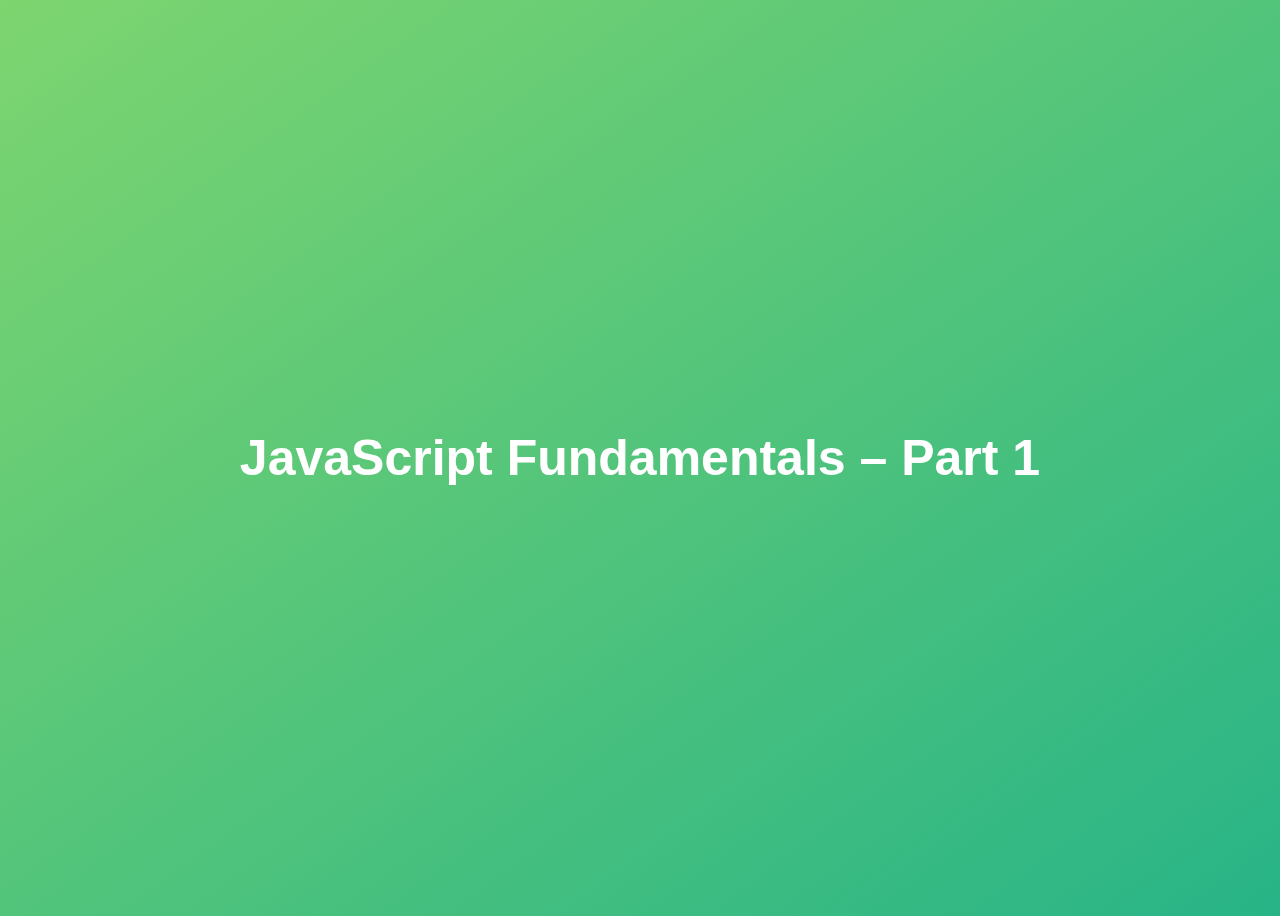
<file: 01 Fundamentals/index.html>
<!DOCTYPE html>
<html lang="en">

<head>
  <meta charset="UTF-8" />
  <meta name="viewport" content="width=device-width, initial-scale=1.0" />
  <meta http-equiv="X-UA-Compatible" content="ie=edge" />
  <title>JavaScript Fundamentals – Part 1</title>
  <style>
    body {
      height: 100vh;
      display: flex;
      align-items: center;
      background: linear-gradient(to top left, #28b487, #7dd56f);
    }

    h1 {
      font-family: sans-serif;
      font-size: 50px;
      line-height: 1.3;
      width: 100%;
      padding: 30px;
      text-align: center;
      color: white;
    }
  </style>
</head>

<body>
  <h1>JavaScript Fundamentals – Part 1</h1>
  <script src="script.js"></script>
  <script src="assignments.js"></script>
</body>

</html>
</file>
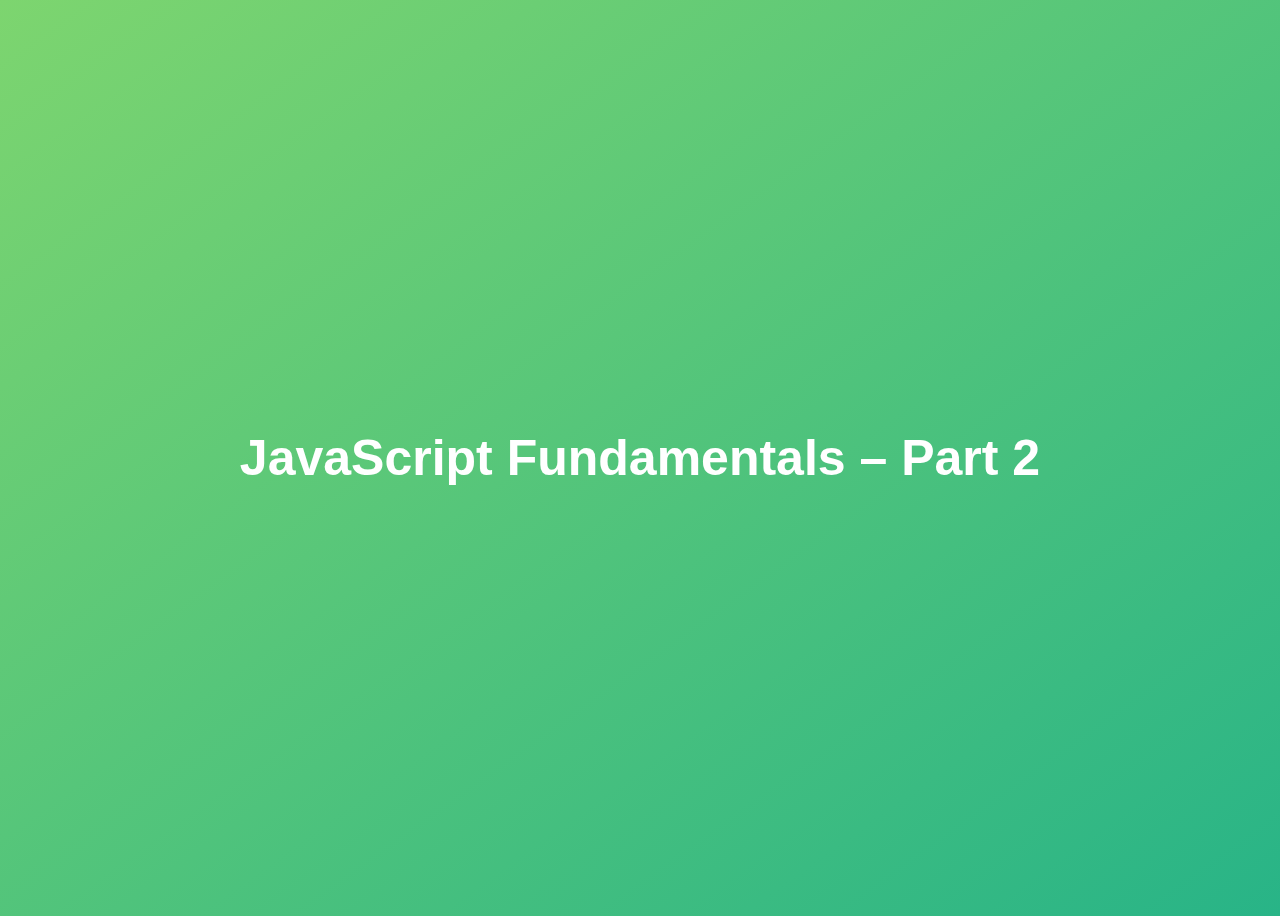
<file: 02 Fundamentals/index.html>
<!DOCTYPE html>
<html lang="en">

<head>
  <meta charset="UTF-8" />
  <meta name="viewport" content="width=device-width, initial-scale=1.0" />
  <meta http-equiv="X-UA-Compatible" content="ie=edge" />
  <title>JavaScript Fundamentals – Part 2</title>
  <style>
    body {
      height: 100vh;
      display: flex;
      align-items: center;
      background: linear-gradient(to top left, #28b487, #7dd56f);
    }

    h1 {
      font-family: sans-serif;
      font-size: 50px;
      line-height: 1.3;
      width: 100%;
      padding: 30px;
      text-align: center;
      color: white;
    }
  </style>
</head>

<body>
  <h1>JavaScript Fundamentals – Part 2</h1>
  <script src="script.js"></script>
  <script src="assignments.js"></script>
</body>

</html>
</file>
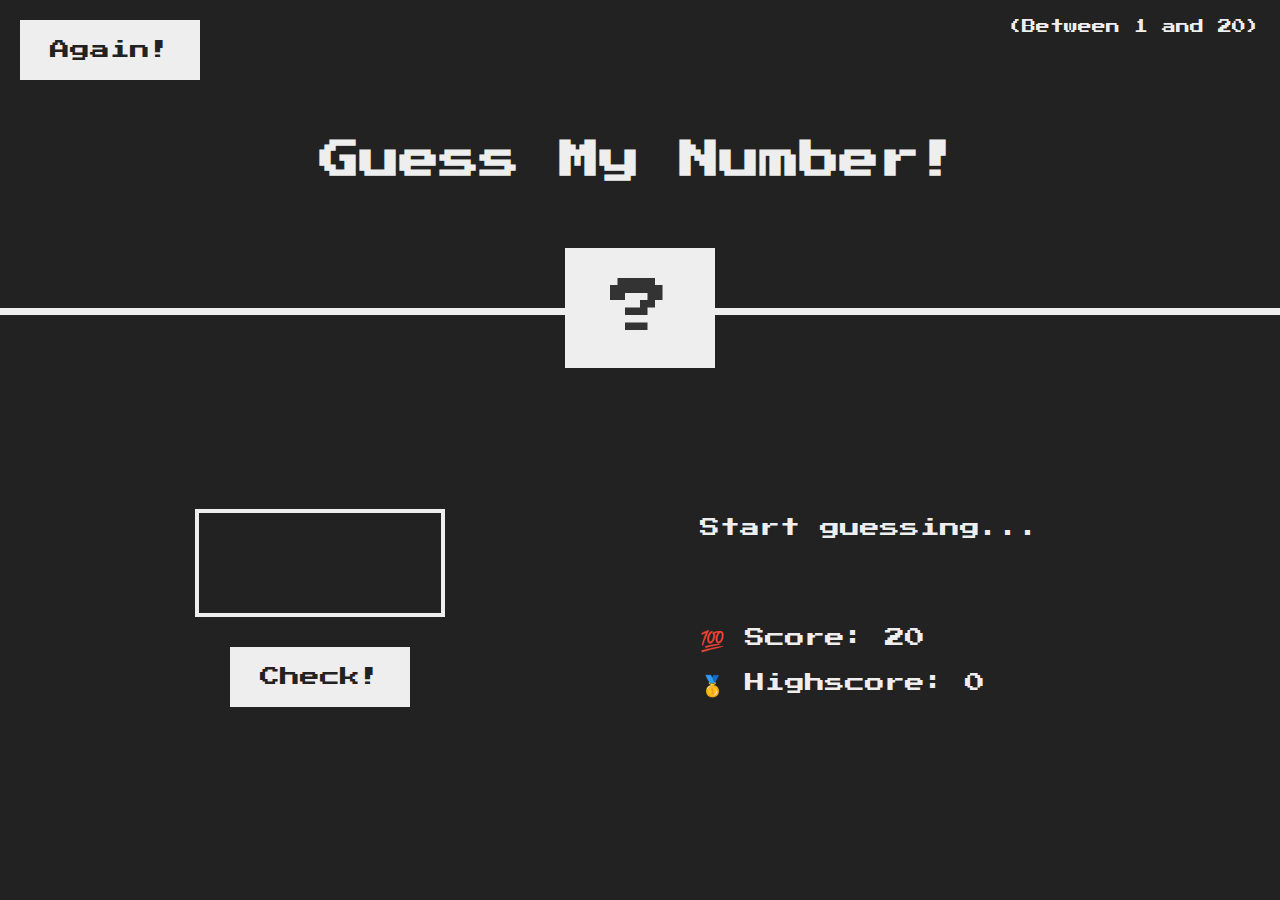
<file: 03 Project #1: Guess My Number/index.html>
<!DOCTYPE html>
<html lang="en">
  <head>
    <meta charset="UTF-8" />
    <meta name="viewport" content="width=device-width, initial-scale=1.0" />
    <meta http-equiv="X-UA-Compatible" content="ie=edge" />
    <link rel="stylesheet" href="style.css" />
    <title>Guess My Number!</title>
  </head>
  <body>
    <header>
      <h1>Guess My Number!</h1>
      <p class="between">(Between 1 and 20)</p>
      <button class="btn again">Again!</button>
      <div class="number">?</div>
    </header>
    <main>
      <section class="left">
        <input type="number" class="guess" />
        <button class="btn check">Check!</button>
      </section>
      <section class="right">
        <p class="message">Start guessing...</p>
        <p class="label-score">💯 Score: <span class="score">20</span></p>
        <p class="label-highscore">
          🥇 Highscore: <span class="highscore">0</span>
        </p>
      </section>
    </main>
    <script src="script.js"></script>
  </body>
</html>
</file>
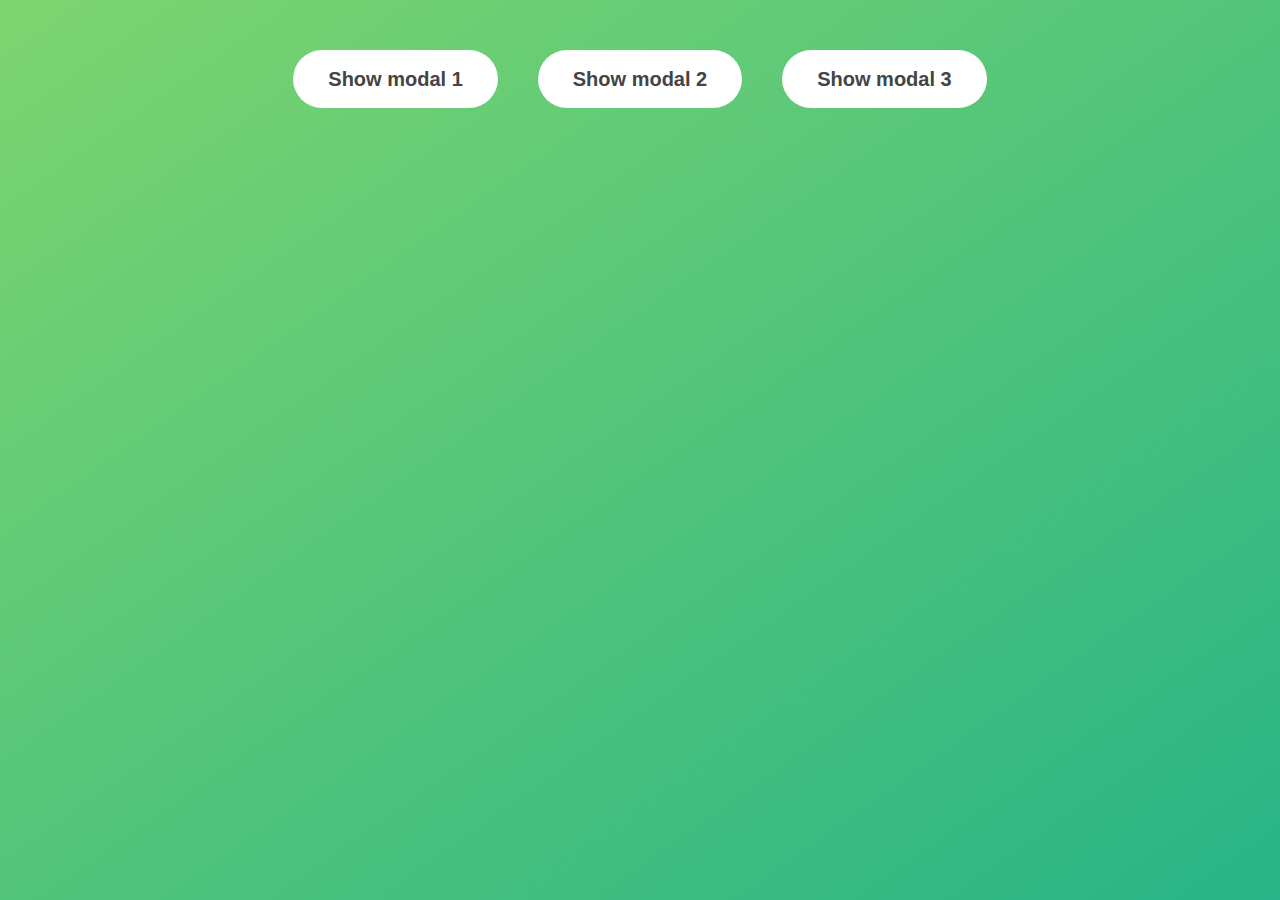
<file: 04 Project #2 Modal window/index.html>
<!DOCTYPE html>
<html lang="en">
  <head>
    <meta charset="UTF-8" />
    <meta name="viewport" content="width=device-width, initial-scale=1.0" />
    <meta http-equiv="X-UA-Compatible" content="ie=edge" />
    <link rel="stylesheet" href="style.css" />
    <title>Modal window</title>
  </head>
  <body>
    <button class="show-modal">Show modal 1</button>
    <button class="show-modal">Show modal 2</button>
    <button class="show-modal">Show modal 3</button>

    <div class="modal hidden">
      <button class="close-modal">&times;</button>
      <h1>I'm a modal window 😍</h1>
      <p>
        Lorem ipsum dolor sit amet, consectetur adipisicing elit, sed do eiusmod
        tempor incididunt ut labore et dolore magna aliqua. Ut enim ad minim
        veniam, quis nostrud exercitation ullamco laboris nisi ut aliquip ex ea
        commodo consequat. Duis aute irure dolor in reprehenderit in voluptate
        velit esse cillum dolore eu fugiat nulla pariatur. Excepteur sint
        occaecat cupidatat non proident, sunt in culpa qui officia deserunt
        mollit anim id est laborum.
      </p>
    </div>
    <div class="overlay hidden"></div>

    <script src="script.js"></script>
  </body>
</html>
</file>
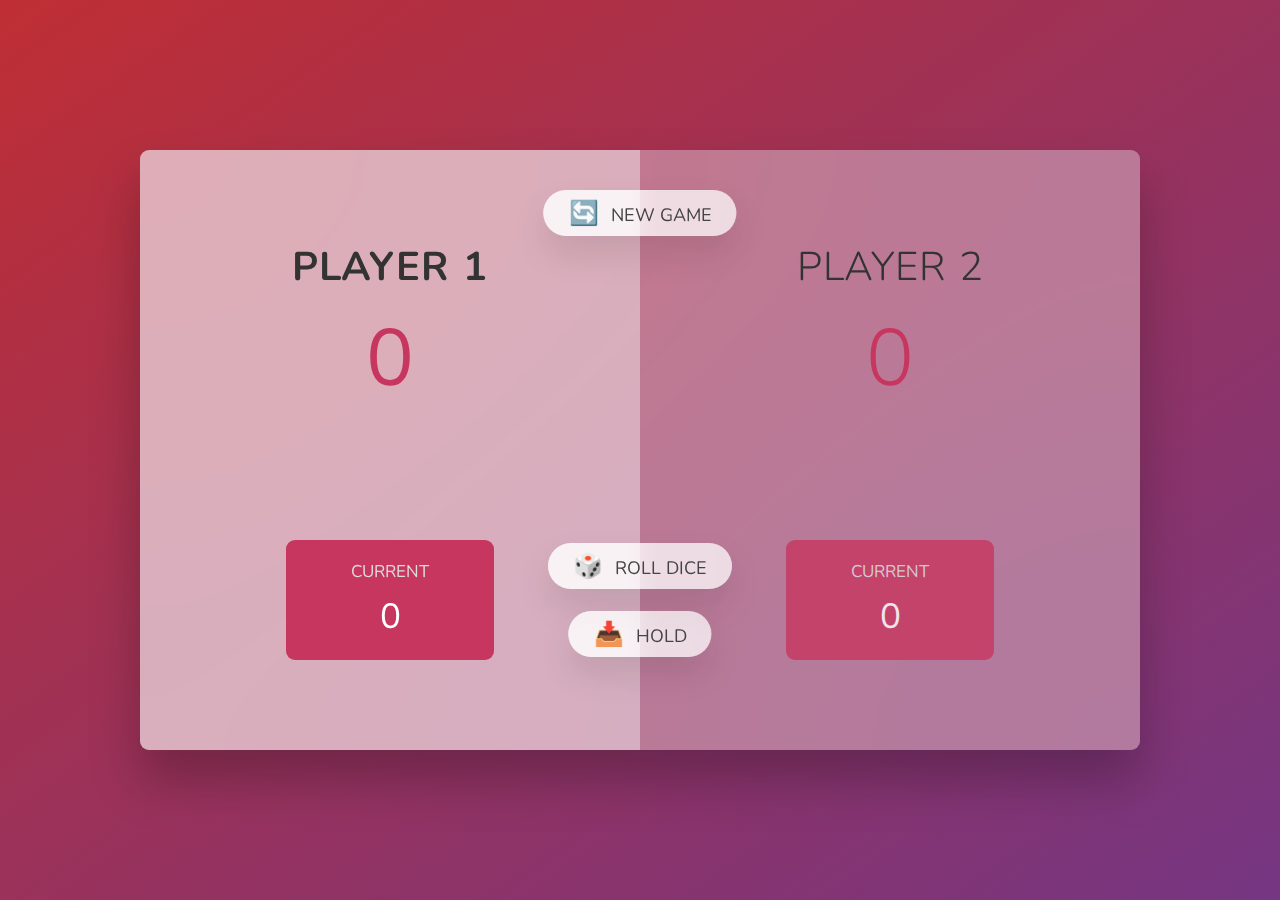
<file: 05 Project #3 Pig Game/index.html>
<!DOCTYPE html>
<html lang="en">
  <head>
    <meta charset="UTF-8" />
    <meta name="viewport" content="width=device-width, initial-scale=1.0" />
    <meta http-equiv="X-UA-Compatible" content="ie=edge" />
    <link rel="stylesheet" href="style.css" />
    <title>Pig Game</title>
  </head>
  <body>
    <main>
      <section class="player player--0 player--active">
        <h2 class="name" id="name--0">Player 1</h2>
        <p class="score" id="score--0">43</p>
        <div class="current">
          <p class="current-label">Current</p>
          <p class="current-score" id="current--0">0</p>
        </div>
      </section>
      <section class="player player--1">
        <h2 class="name" id="name--1">Player 2</h2>
        <p class="score" id="score--1">24</p>
        <div class="current">
          <p class="current-label">Current</p>
          <p class="current-score" id="current--1">0</p>
        </div>
      </section>

      <img src="dice-5.png" alt="Playing dice" class="dice" />
      <button class="btn btn--new">🔄 New game</button>
      <button class="btn btn--roll">🎲 Roll dice</button>
      <button class="btn btn--hold">📥 Hold</button>
    </main>
    <script src="script.js"></script>
  </body>
</html>
</file>
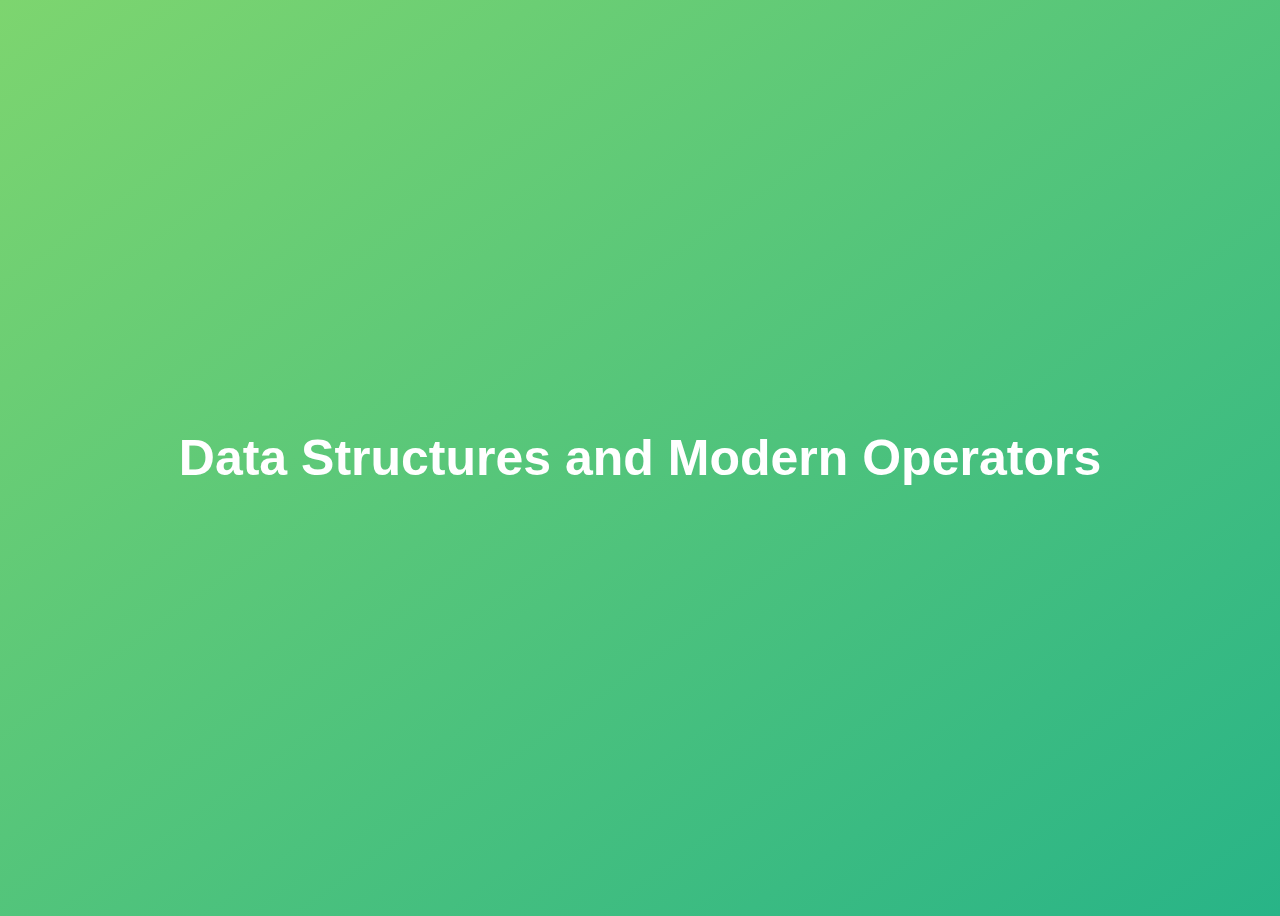
<file: 06 Data structures operators/index.html>
<!DOCTYPE html>
<html lang="en">
  <head>
    <meta charset="UTF-8" />
    <meta name="viewport" content="width=device-width, initial-scale=1.0" />
    <meta http-equiv="X-UA-Compatible" content="ie=edge" />
    <title>Data Structures and Modern Operators</title>
    <style>
      body {
        height: 100vh;
        display: flex;
        align-items: center;
        background: linear-gradient(to top left, #28b487, #7dd56f);
      }
      h1 {
        font-family: sans-serif;
        font-size: 50px;
        line-height: 1.3;
        width: 100%;
        padding: 30px;
        text-align: center;
        color: white;
      }
      button {
        width: 50px;
        height: 20px;
        margin: 10px;
      }
      textarea {
        width: 300px;
        height: 100px;
      }
    </style>
  </head>
  <body>
    <h1>Data Structures and Modern Operators</h1>
    <script src="script.js"></script>
  </body>
</html>
</file>
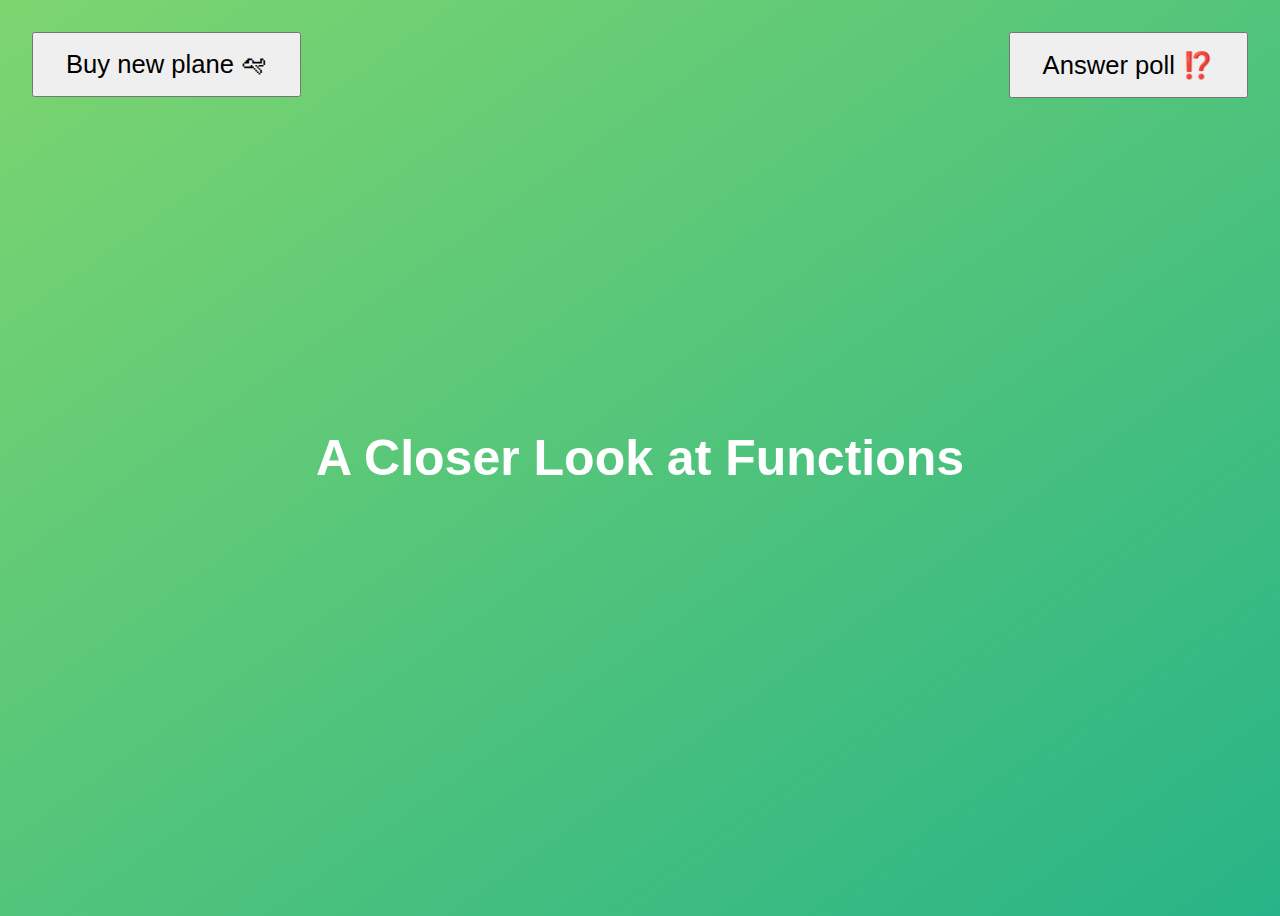
<file: 07 Functions/index.html>
<!DOCTYPE html>
<html lang="en">
  <head>
    <meta charset="UTF-8" />
    <meta name="viewport" content="width=device-width, initial-scale=1.0" />
    <meta http-equiv="X-UA-Compatible" content="ie=edge" />
    <title>A Closer Look at Functions</title>
    <style>
      body {
        height: 100vh;
        display: flex;
        align-items: center;
        background: linear-gradient(to top left, #28b487, #7dd56f);
      }
      h1 {
        font-family: sans-serif;
        font-size: 50px;
        line-height: 1.3;
        width: 100%;
        padding: 30px;
        text-align: center;
        color: white;
      }
      .buy,
      .poll {
        font-size: 1.6rem;
        padding: 1rem 2rem;
        position: absolute;
        top: 2rem;
      }
      .buy {
        left: 2rem;
      }
      .poll {
        right: 2rem;
      }
    </style>
  </head>
  <body>
    <h1>A Closer Look at Functions</h1>
    <button class="buy">Buy new plane 🛩</button>
    <button class="poll">Answer poll ⁉️</button>
    <script src="script.js"></script>
  </body>
</html>
</file>
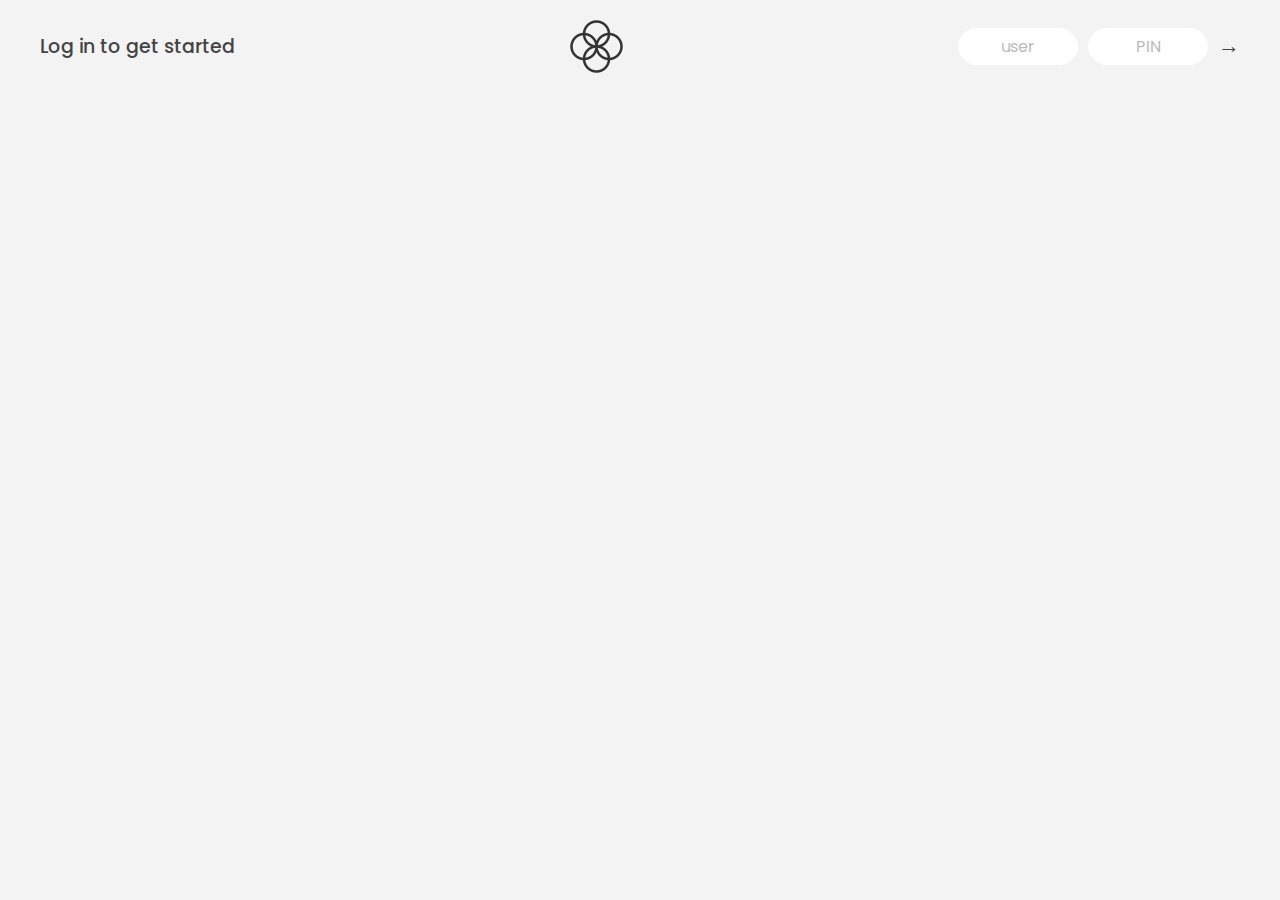
<file: 08 Arrays/index.html>
<!DOCTYPE html>
<html lang="en">
  <head>
    <meta charset="UTF-8" />
    <meta name="viewport" content="width=device-width, initial-scale=1.0" />
    <meta http-equiv="X-UA-Compatible" content="ie=edge" />
    <link rel="shortcut icon" type="image/png" href="/icon.png" />

    <link
      href="https://fonts.googleapis.com/css?family=Poppins:400,500,600&display=swap"
      rel="stylesheet"
    />

    <link rel="stylesheet" href="style.css" />
    <title>Bankist</title>
  </head>
  <body>
    <!-- TOP NAVIGATION -->
    <nav>
      <p class="welcome">Log in to get started</p>
      <img src="logo.png" alt="Logo" class="logo" />
      <form class="login">
        <input
          type="text"
          placeholder="user"
          class="login__input login__input--user"
        />
        <!-- In practice, use type="password" -->
        <input
          type="text"
          placeholder="PIN"
          maxlength="4"
          class="login__input login__input--pin"
        />
        <button class="login__btn">&rarr;</button>
      </form>
    </nav>

    <main class="app">
      <!-- BALANCE -->
      <div class="balance">
        <div>
          <p class="balance__label">Current balance</p>
          <p class="balance__date">
            As of <span class="date">05/03/2037</span>
          </p>
        </div>
        <p class="balance__value">0000€</p>
      </div>

      <!-- MOVEMENTS -->
      <div class="movements">
        <div class="movements__row">
          <div class="movements__type movements__type--deposit">2 deposit</div>
          <div class="movements__date">3 days ago</div>
          <div class="movements__value">4 000€</div>
        </div>
        <div class="movements__row">
          <div class="movements__type movements__type--withdrawal">
            1 withdrawal
          </div>
          <div class="movements__date">24/01/2037</div>
          <div class="movements__value">-378€</div>
        </div>
      </div>

      <!-- SUMMARY -->
      <div class="summary">
        <p class="summary__label">In</p>
        <p class="summary__value summary__value--in">0000€</p>
        <p class="summary__label">Out</p>
        <p class="summary__value summary__value--out">0000€</p>
        <p class="summary__label">Interest</p>
        <p class="summary__value summary__value--interest">0000€</p>
        <button class="btn--sort">&downarrow; SORT</button>
      </div>

      <!-- OPERATION: TRANSFERS -->
      <div class="operation operation--transfer">
        <h2>Transfer money</h2>
        <form class="form form--transfer">
          <input type="text" class="form__input form__input--to" />
          <input type="number" class="form__input form__input--amount" />
          <button class="form__btn form__btn--transfer">&rarr;</button>
          <label class="form__label">Transfer to</label>
          <label class="form__label">Amount</label>
        </form>
      </div>

      <!-- OPERATION: LOAN -->
      <div class="operation operation--loan">
        <h2>Request loan</h2>
        <form class="form form--loan">
          <input type="number" class="form__input form__input--loan-amount" />
          <button class="form__btn form__btn--loan">&rarr;</button>
          <label class="form__label form__label--loan">Amount</label>
        </form>
      </div>

      <!-- OPERATION: CLOSE -->
      <div class="operation operation--close">
        <h2>Close account</h2>
        <form class="form form--close">
          <input type="text" class="form__input form__input--user" />
          <input
            type="password"
            maxlength="6"
            class="form__input form__input--pin"
          />
          <button class="form__btn form__btn--close">&rarr;</button>
          <label class="form__label">Confirm user</label>
          <label class="form__label">Confirm PIN</label>
        </form>
      </div>

      <!-- LOGOUT TIMER -->
      <p class="logout-timer">
        You will be logged out in <span class="timer">05:00</span>
      </p>
    </main>

    <!-- <footer>
      &copy; by Jonas Schmedtmann. Don't claim as your own :)
    </footer> -->

    <script src="script.js"></script>
  </body>
</html>
</file>
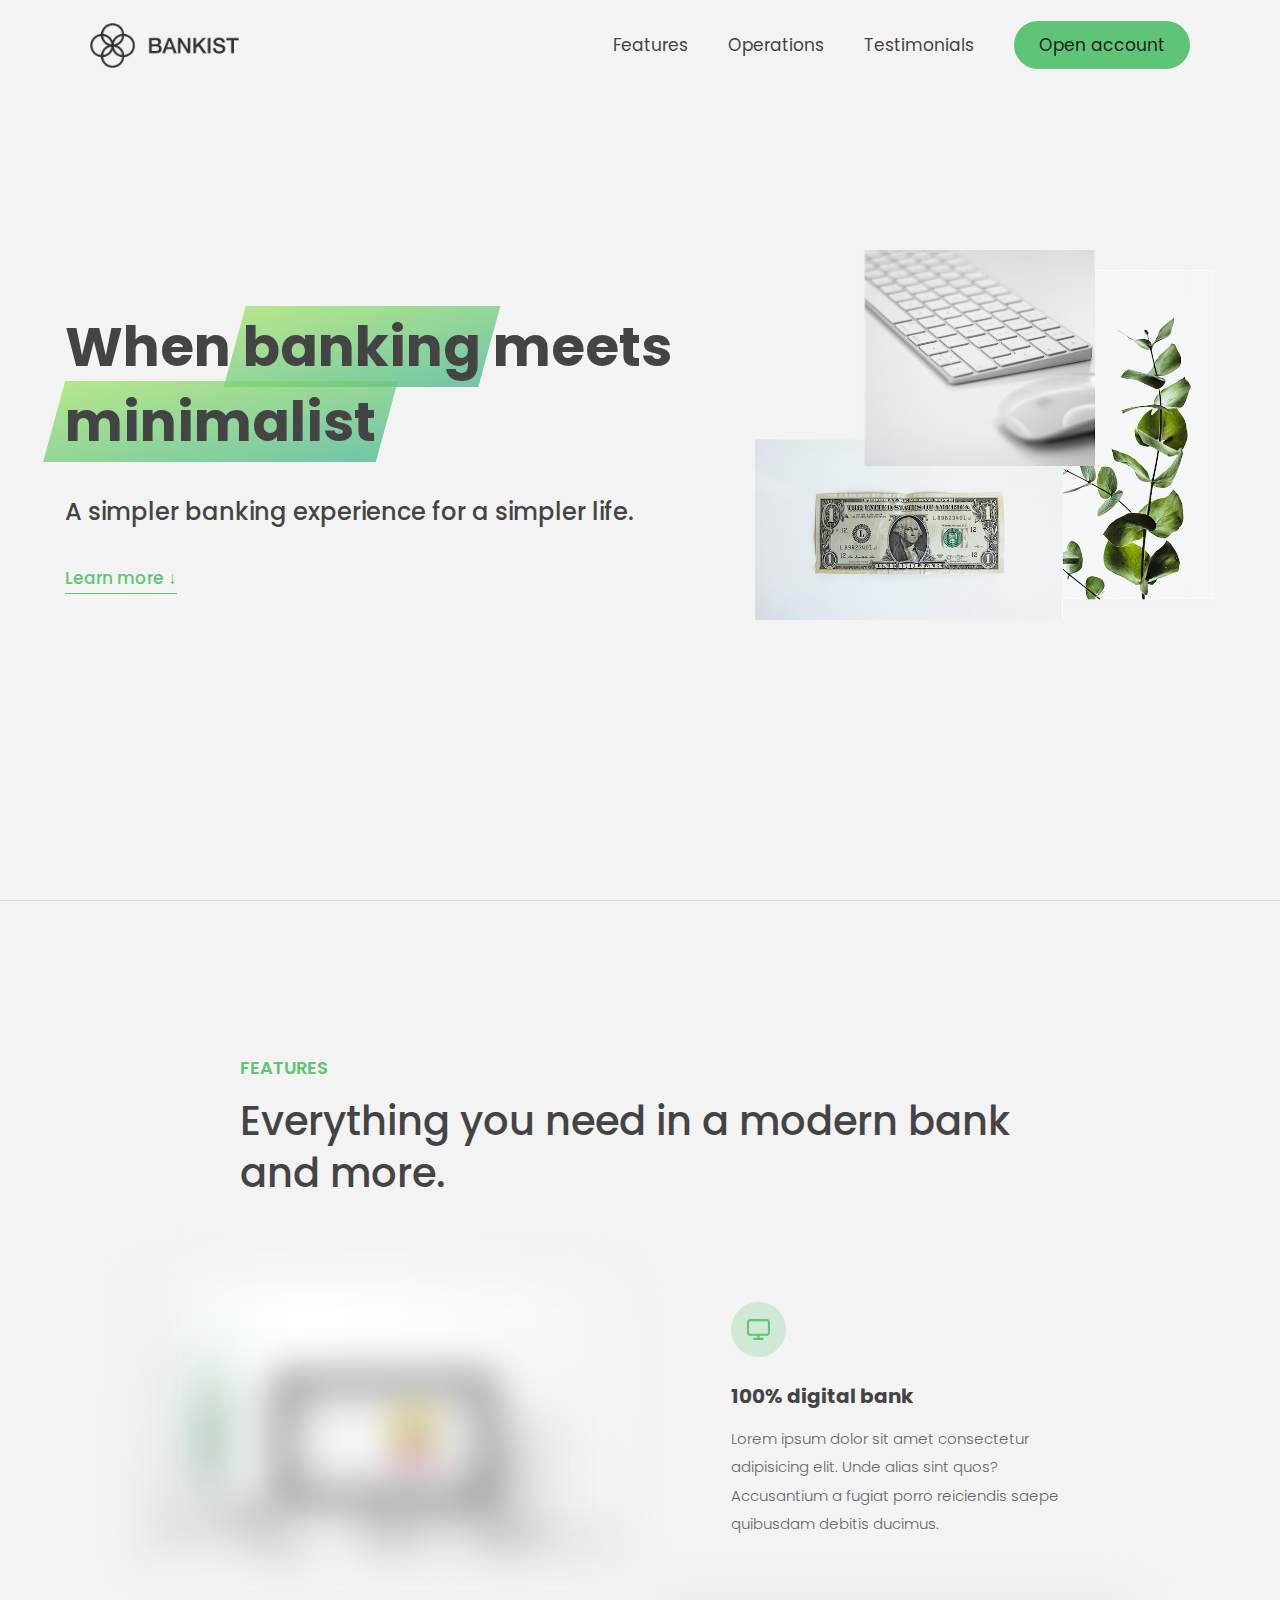
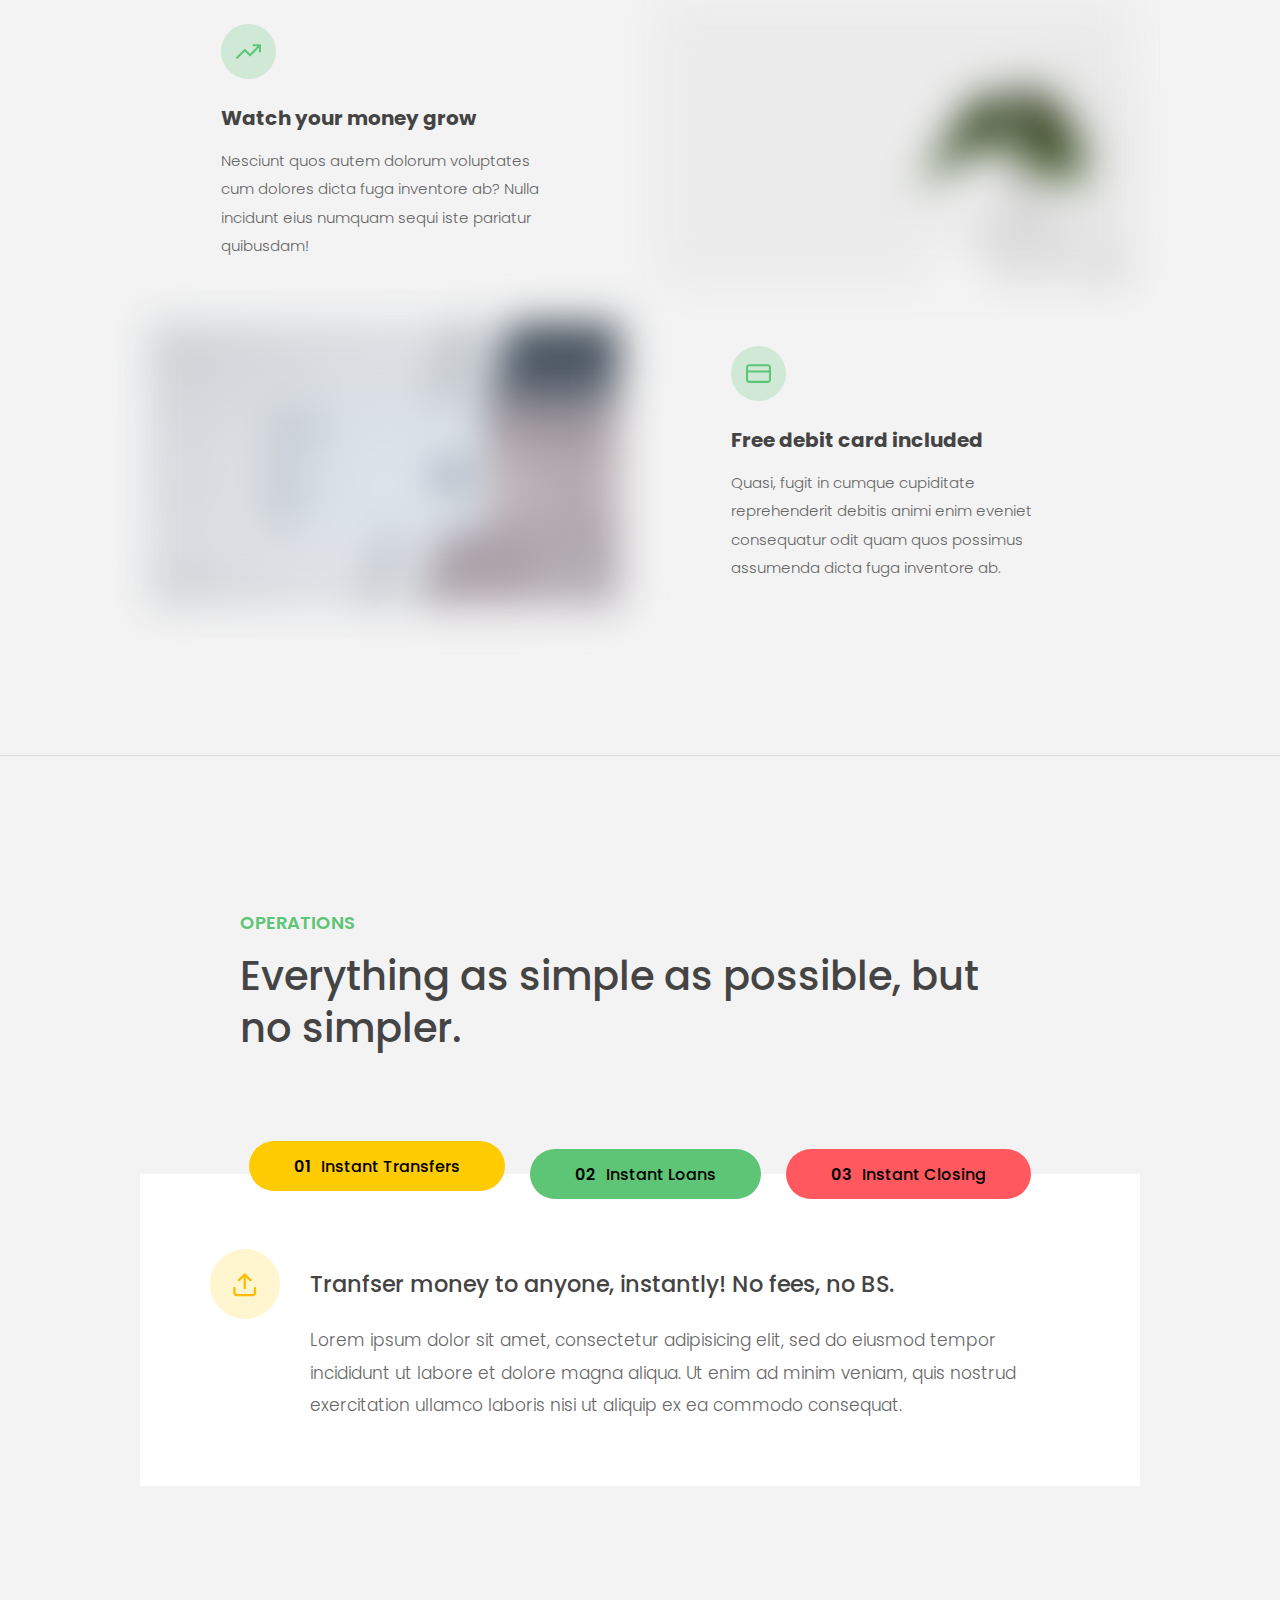
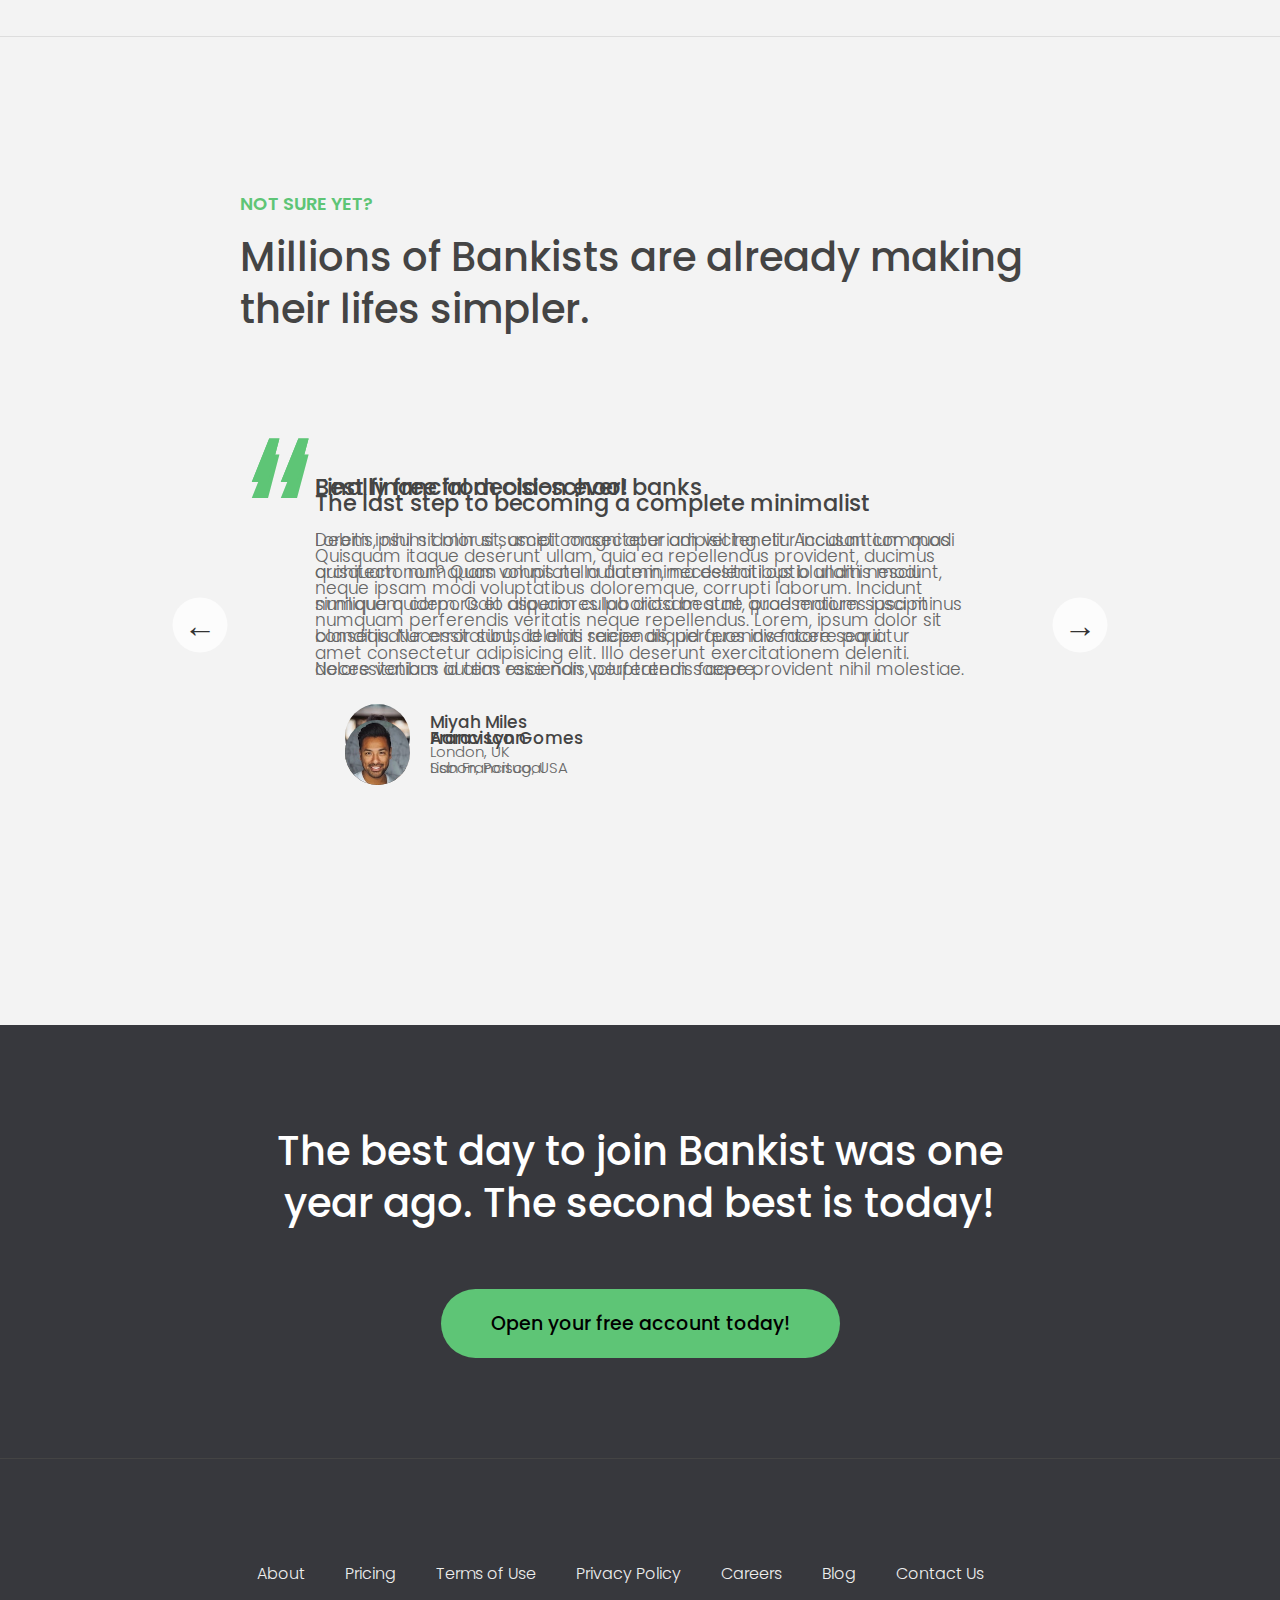
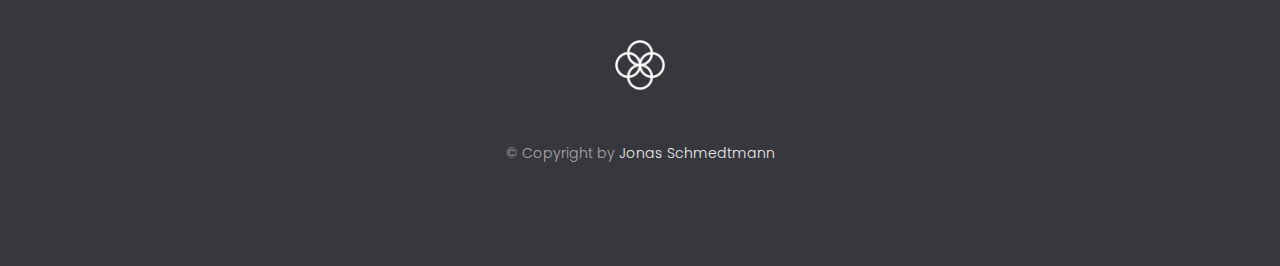
<file: 11 Advanced DOM/index.html>
<!DOCTYPE html>
<html lang="en">
  <head>
    <meta charset="UTF-8" />
    <meta name="viewport" content="width=device-width, initial-scale=1.0" />
    <meta http-equiv="X-UA-Compatible" content="ie=edge" />
    <link rel="shortcut icon" type="image/png" href="img/icon.png" />

    <link
      href="https://fonts.googleapis.com/css?family=Poppins:300,400,500,600&display=swap"
      rel="stylesheet"
    />
    <link rel="stylesheet" href="style.css" />
    <title>Bankist | When Banking meets Minimalist</title>
  </head>
  <body>
    <header class="header">
      <nav class="nav">
        <img
          src="img/logo.png"
          alt="Bankist logo"
          class="nav__logo"
          id="logo"
          designer="Jonas"
          data-version-number="3.0"
        />
        <ul class="nav__links">
          <li class="nav__item">
            <a class="nav__link" href="#">Features</a>
          </li>
          <li class="nav__item">
            <a class="nav__link" href="#section--2">Operations</a>
          </li>
          <li class="nav__item">
            <a class="nav__link" href="#section--3">Testimonials</a>
          </li>
          <li class="nav__item">
            <a class="nav__link nav__link--btn btn--show-modal" href="#"
              >Open account</a
            >
          </li>
        </ul>
      </nav>

      <div class="header__title">
        <!-- <h1 onclick="alert('HTML alert')"> -->
        <h1>
          When
          <!-- Green highlight effect -->
          <span class="highlight">banking</span>
          meets<br />
          <span class="highlight">minimalist</span>
        </h1>
        <h4>A simpler banking experience for a simpler life.</h4>
        <button class="btn--text btn--scroll-to">Learn more &DownArrow;</button>
        <img
          src="img/hero.png"
          class="header__img"
          alt="Minimalist bank items"
        />
      </div>
    </header>

    <section class="section" id="section--1">
      <div class="section__title">
        <h2 class="section__description">Features</h2>
        <h3 class="section__header">
          Everything you need in a modern bank and more.
        </h3>
      </div>

      <div class="features">
        <img
          src="img/digital-lazy.jpg"
          data-src="img/digital.jpg"
          alt="Computer"
          class="features__img lazy-img"
        />
        <div class="features__feature">
          <div class="features__icon">
            <svg>
              <use xlink:href="img/icons.svg#icon-monitor"></use>
            </svg>
          </div>
          <h5 class="features__header">100% digital bank</h5>
          <p>
            Lorem ipsum dolor sit amet consectetur adipisicing elit. Unde alias
            sint quos? Accusantium a fugiat porro reiciendis saepe quibusdam
            debitis ducimus.
          </p>
        </div>

        <div class="features__feature">
          <div class="features__icon">
            <svg>
              <use xlink:href="img/icons.svg#icon-trending-up"></use>
            </svg>
          </div>
          <h5 class="features__header">Watch your money grow</h5>
          <p>
            Nesciunt quos autem dolorum voluptates cum dolores dicta fuga
            inventore ab? Nulla incidunt eius numquam sequi iste pariatur
            quibusdam!
          </p>
        </div>
        <img
          src="img/grow-lazy.jpg"
          data-src="img/grow.jpg"
          alt="Plant"
          class="features__img lazy-img"
        />

        <img
          src="img/card-lazy.jpg"
          data-src="img/card.jpg"
          alt="Credit card"
          class="features__img lazy-img"
        />
        <div class="features__feature">
          <div class="features__icon">
            <svg>
              <use xlink:href="img/icons.svg#icon-credit-card"></use>
            </svg>
          </div>
          <h5 class="features__header">Free debit card included</h5>
          <p>
            Quasi, fugit in cumque cupiditate reprehenderit debitis animi enim
            eveniet consequatur odit quam quos possimus assumenda dicta fuga
            inventore ab.
          </p>
        </div>
      </div>
    </section>

    <section class="section" id="section--2">
      <div class="section__title">
        <h2 class="section__description">Operations</h2>
        <h3 class="section__header">
          Everything as simple as possible, but no simpler.
        </h3>
      </div>

      <div class="operations">
        <div class="operations__tab-container">
          <button
            class="
              btn
              operations__tab operations__tab--1 operations__tab--active
            "
            data-tab="1"
          >
            <span>01</span>Instant Transfers
          </button>
          <button class="btn operations__tab operations__tab--2" data-tab="2">
            <span>02</span>Instant Loans
          </button>
          <button class="btn operations__tab operations__tab--3" data-tab="3">
            <span>03</span>Instant Closing
          </button>
        </div>
        <div
          class="
            operations__content
            operations__content--1
            operations__content--active
          "
        >
          <div class="operations__icon operations__icon--1">
            <svg>
              <use xlink:href="img/icons.svg#icon-upload"></use>
            </svg>
          </div>
          <h5 class="operations__header">
            Tranfser money to anyone, instantly! No fees, no BS.
          </h5>
          <p>
            Lorem ipsum dolor sit amet, consectetur adipisicing elit, sed do
            eiusmod tempor incididunt ut labore et dolore magna aliqua. Ut enim
            ad minim veniam, quis nostrud exercitation ullamco laboris nisi ut
            aliquip ex ea commodo consequat.
          </p>
        </div>

        <div class="operations__content operations__content--2">
          <div class="operations__icon operations__icon--2">
            <svg>
              <use xlink:href="img/icons.svg#icon-home"></use>
            </svg>
          </div>
          <h5 class="operations__header">
            Buy a home or make your dreams come true, with instant loans.
          </h5>
          <p>
            Duis aute irure dolor in reprehenderit in voluptate velit esse
            cillum dolore eu fugiat nulla pariatur. Excepteur sint occaecat
            cupidatat non proident, sunt in culpa qui officia deserunt mollit
            anim id est laborum.
          </p>
        </div>
        <div class="operations__content operations__content--3">
          <div class="operations__icon operations__icon--3">
            <svg>
              <use xlink:href="img/icons.svg#icon-user-x"></use>
            </svg>
          </div>
          <h5 class="operations__header">
            No longer need your account? No problem! Close it instantly.
          </h5>
          <p>
            Excepteur sint occaecat cupidatat non proident, sunt in culpa qui
            officia deserunt mollit anim id est laborum. Ut enim ad minim
            veniam, quis nostrud exercitation ullamco laboris nisi ut aliquip ex
            ea commodo consequat.
          </p>
        </div>
      </div>
    </section>

    <section class="section" id="section--3">
      <div class="section__title section__title--testimonials">
        <h2 class="section__description">Not sure yet?</h2>
        <h3 class="section__header">
          Millions of Bankists are already making their lifes simpler.
        </h3>
      </div>

      <div class="slider">
        <div class="slide slide--1">
          <div class="testimonial">
            <h5 class="testimonial__header">Best financial decision ever!</h5>
            <blockquote class="testimonial__text">
              Lorem ipsum dolor sit, amet consectetur adipisicing elit.
              Accusantium quas quisquam non? Quas voluptate nulla minima
              deleniti optio ullam nesciunt, numquam corporis et asperiores
              laboriosam sunt, praesentium suscipit blanditiis. Necessitatibus
              id alias reiciendis, perferendis facere pariatur dolore veniam
              autem esse non voluptatem saepe provident nihil molestiae.
            </blockquote>
            <address class="testimonial__author">
              <img src="img/user-1.jpg" alt="" class="testimonial__photo" />
              <h6 class="testimonial__name">Aarav Lynn</h6>
              <p class="testimonial__location">San Francisco, USA</p>
            </address>
          </div>
        </div>

        <div class="slide slide--2">
          <div class="testimonial">
            <h5 class="testimonial__header">
              The last step to becoming a complete minimalist
            </h5>
            <blockquote class="testimonial__text">
              Quisquam itaque deserunt ullam, quia ea repellendus provident,
              ducimus neque ipsam modi voluptatibus doloremque, corrupti
              laborum. Incidunt numquam perferendis veritatis neque repellendus.
              Lorem, ipsum dolor sit amet consectetur adipisicing elit. Illo
              deserunt exercitationem deleniti.
            </blockquote>
            <address class="testimonial__author">
              <img src="img/user-2.jpg" alt="" class="testimonial__photo" />
              <h6 class="testimonial__name">Miyah Miles</h6>
              <p class="testimonial__location">London, UK</p>
            </address>
          </div>
        </div>

        <div class="slide slide--3">
          <div class="testimonial">
            <h5 class="testimonial__header">
              Finally free from old-school banks
            </h5>
            <blockquote class="testimonial__text">
              Debitis, nihil sit minus suscipit magni aperiam vel tenetur
              incidunt commodi architecto numquam omnis nulla autem,
              necessitatibus blanditiis modi similique quidem. Odio aliquam
              culpa dicta beatae quod maiores ipsa minus consequatur error sunt,
              deleniti saepe aliquid quos inventore sequi. Necessitatibus id
              alias reiciendis, perferendis facere.
            </blockquote>
            <address class="testimonial__author">
              <img src="img/user-3.jpg" alt="" class="testimonial__photo" />
              <h6 class="testimonial__name">Francisco Gomes</h6>
              <p class="testimonial__location">Lisbon, Portugal</p>
            </address>
          </div>
        </div>

        <!-- <div class="slide"><img src="img/img-1.jpg" alt="Photo 1" /></div>
        <div class="slide"><img src="img/img-2.jpg" alt="Photo 2" /></div>
        <div class="slide"><img src="img/img-3.jpg" alt="Photo 3" /></div>
        <div class="slide"><img src="img/img-4.jpg" alt="Photo 4" /></div> -->
        <button class="slider__btn slider__btn--left">&larr;</button>
        <button class="slider__btn slider__btn--right">&rarr;</button>
        <div class="dots"></div>
      </div>
    </section>

    <section class="section section--sign-up">
      <div class="section__title">
        <h3 class="section__header">
          The best day to join Bankist was one year ago. The second best is
          today!
        </h3>
      </div>
      <button class="btn btn--show-modal">Open your free account today!</button>
    </section>

    <footer class="footer">
      <ul class="footer__nav">
        <li class="footer__item">
          <a class="footer__link" href="#">About</a>
        </li>
        <li class="footer__item">
          <a class="footer__link" href="#">Pricing</a>
        </li>
        <li class="footer__item">
          <a class="footer__link" href="#">Terms of Use</a>
        </li>
        <li class="footer__item">
          <a class="footer__link" href="#">Privacy Policy</a>
        </li>
        <li class="footer__item">
          <a class="footer__link" href="#">Careers</a>
        </li>
        <li class="footer__item">
          <a class="footer__link" href="#">Blog</a>
        </li>
        <li class="footer__item">
          <a class="footer__link" href="#">Contact Us</a>
        </li>
      </ul>
      <img src="img/icon.png" alt="Logo" class="footer__logo" />
      <p class="footer__copyright">
        &copy; Copyright by
        <a
          class="footer__link twitter-link"
          target="_blank"
          href="https://twitter.com/jonasschmedtman"
          >Jonas Schmedtmann</a
        >
      </p>
    </footer>

    <div class="modal hidden">
      <button class="btn--close-modal">&times;</button>
      <h2 class="modal__header">
        Open your bank account <br />
        in just <span class="highlight">5 minutes</span>
      </h2>
      <form class="modal__form">
        <label>First Name</label>
        <input type="text" />
        <label>Last Name</label>
        <input type="text" />
        <label>Email Address</label>
        <input type="email" />
        <button class="btn">Next step &rarr;</button>
      </form>
    </div>
    <div class="overlay hidden"></div>

    <script src="script.js"></script>
  </body>
</html>
</file>
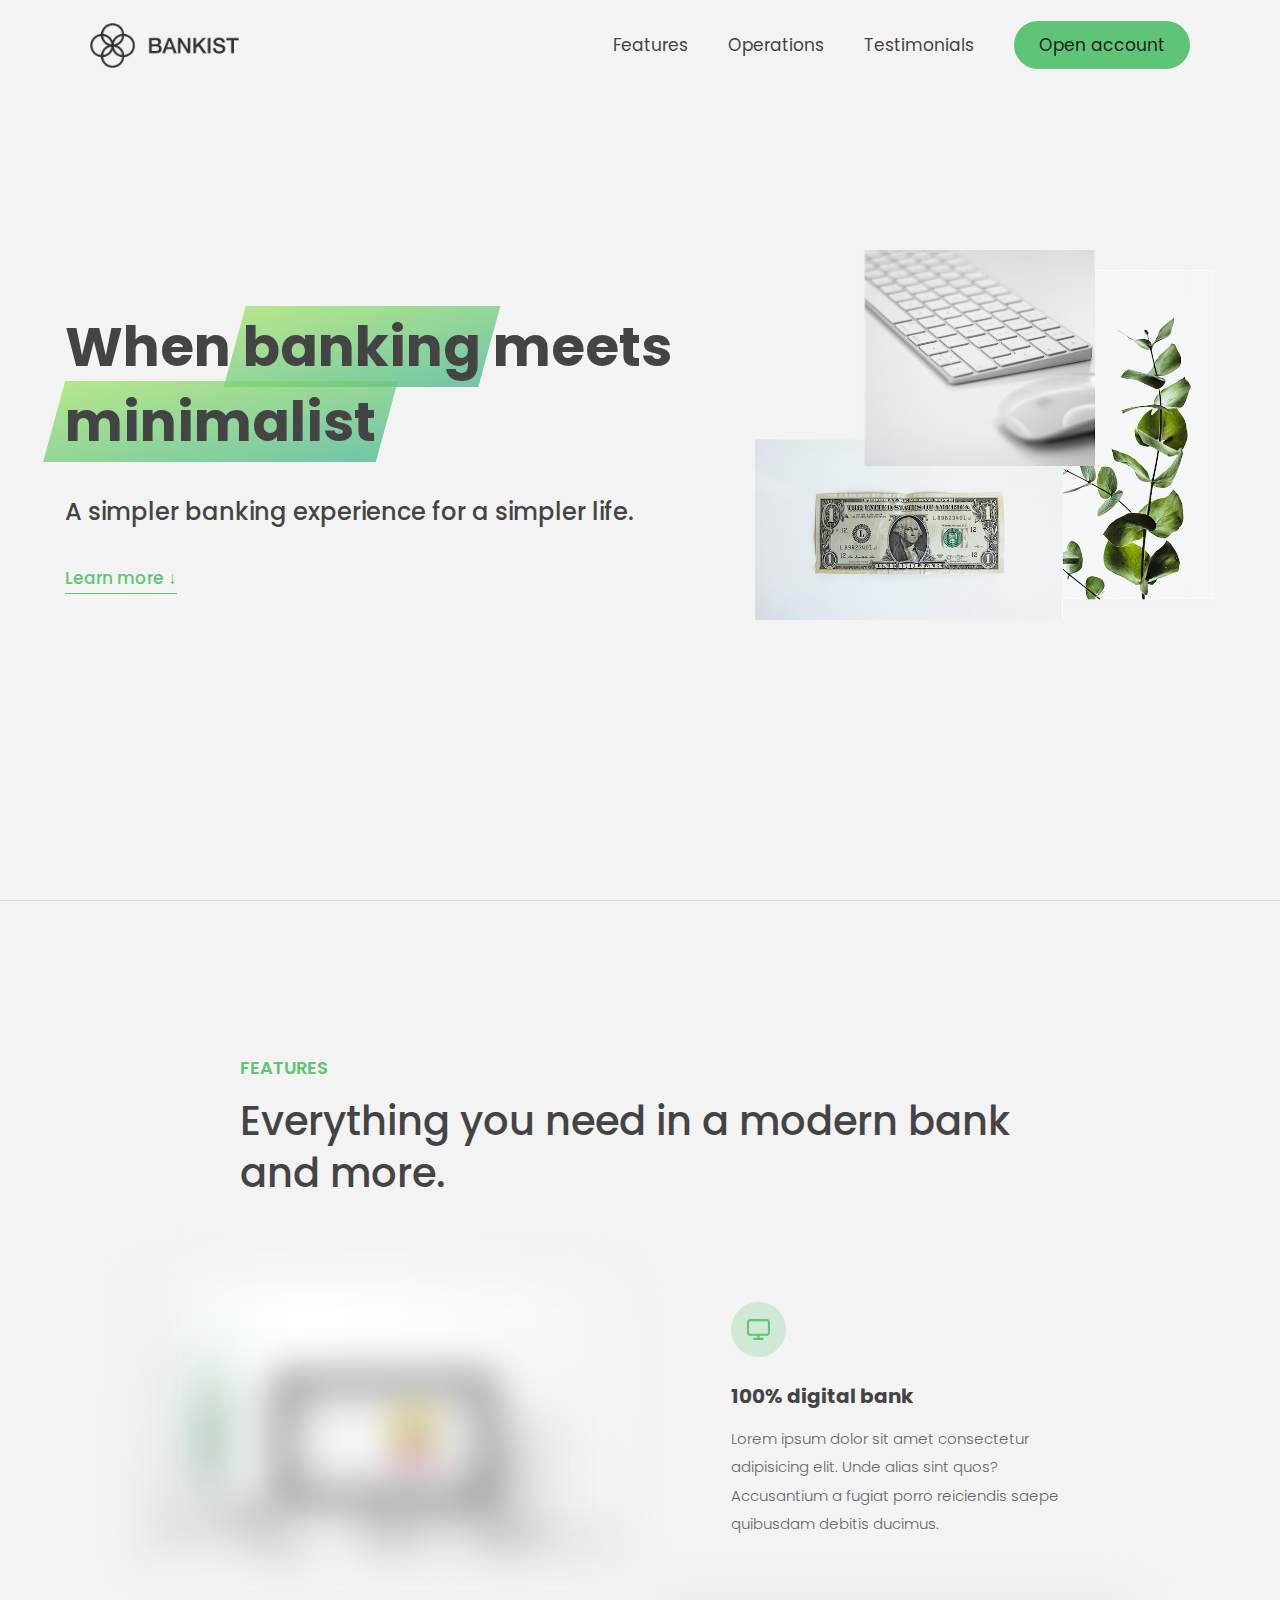
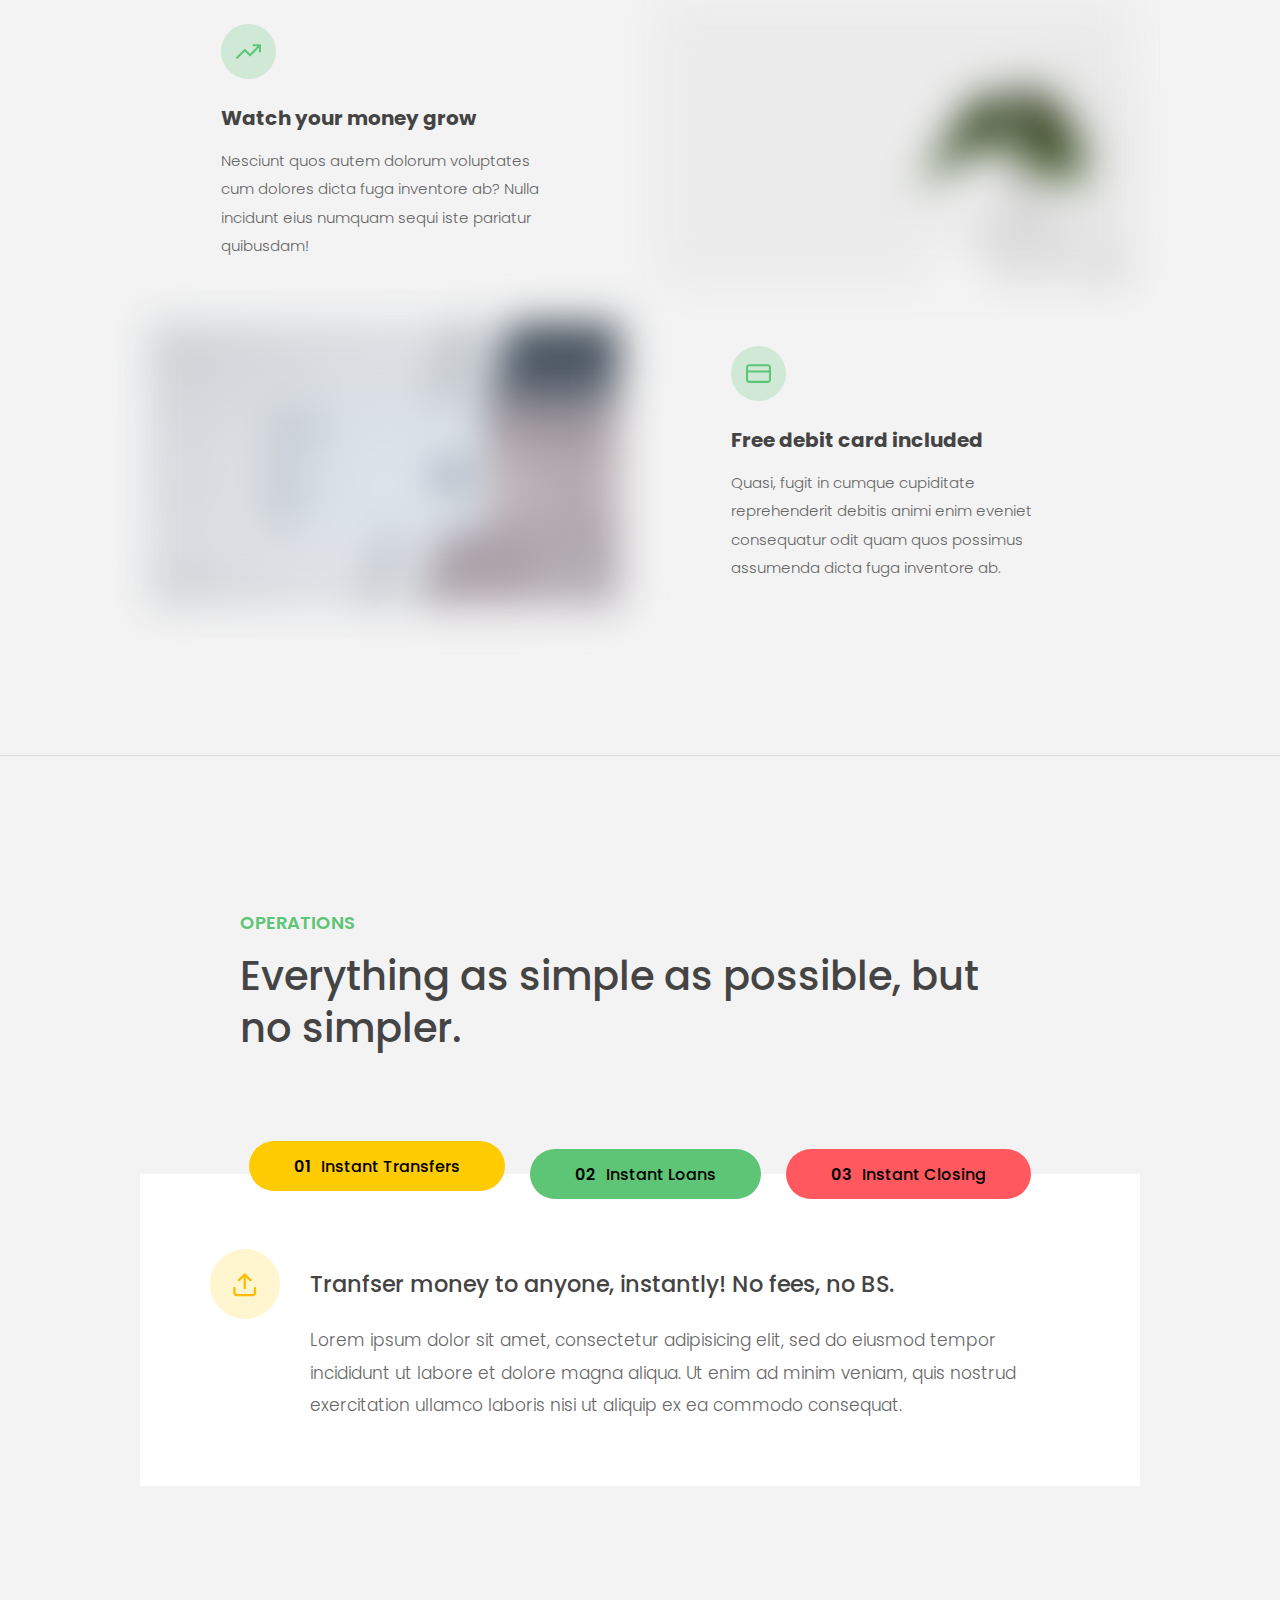
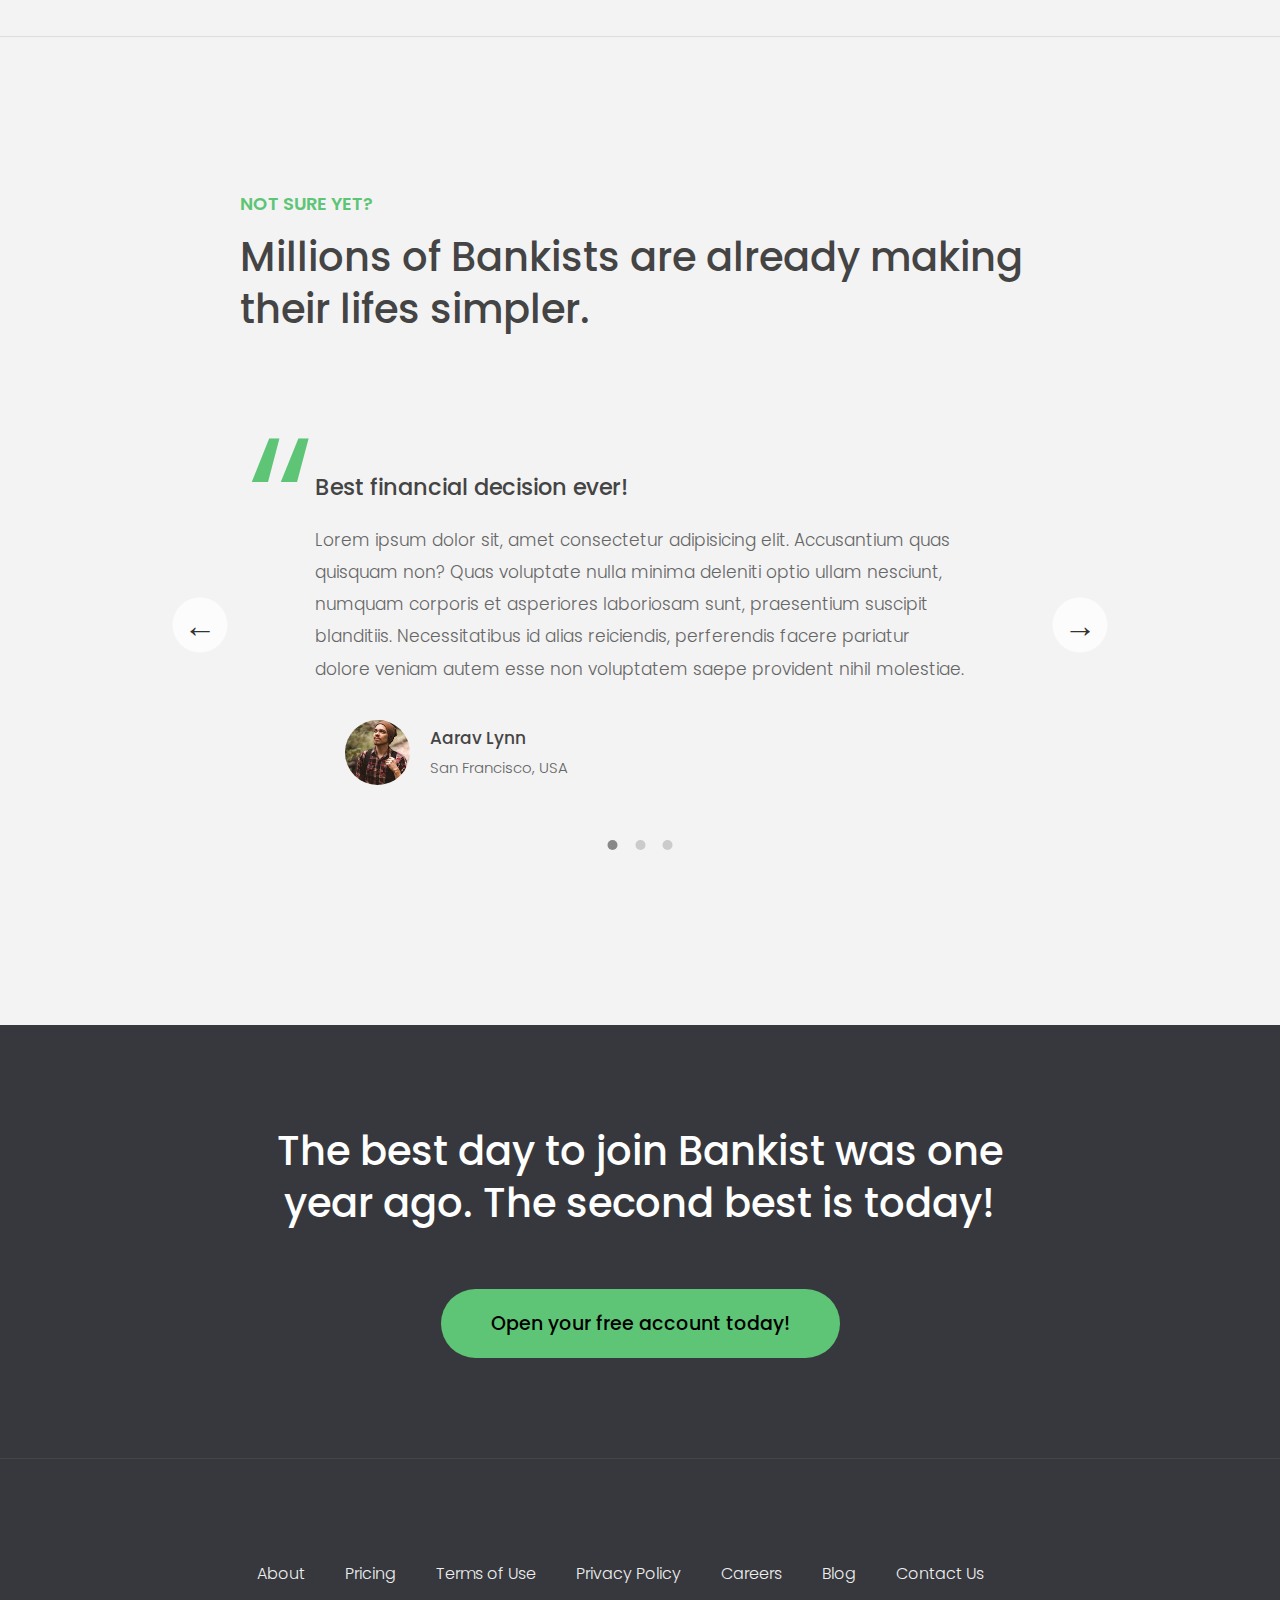
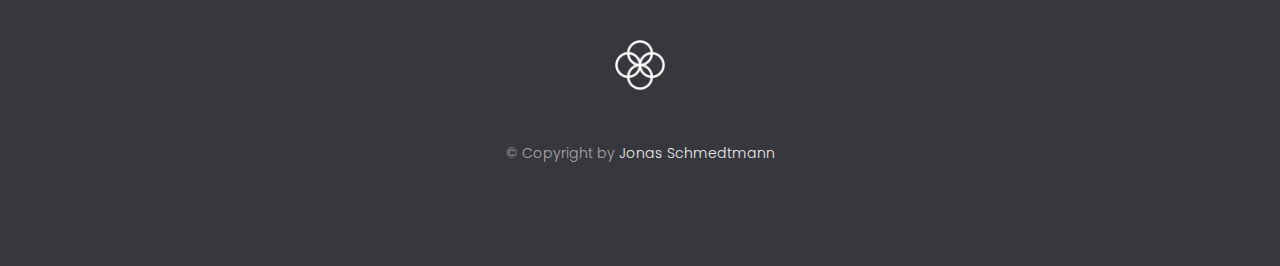
<file: 12 Project #5 Bankist website/index.html>
<!DOCTYPE html>
<html lang="en">
  <head>
    <meta charset="UTF-8" />
    <meta name="viewport" content="width=device-width, initial-scale=1.0" />
    <meta http-equiv="X-UA-Compatible" content="ie=edge" />
    <link rel="shortcut icon" type="image/png" href="img/icon.png" />

    <link
      href="https://fonts.googleapis.com/css?family=Poppins:300,400,500,600&display=swap"
      rel="stylesheet"
    />
    <link rel="stylesheet" href="style.css" />
    <title>Bankist | When Banking meets Minimalist</title>
  </head>
  <body>
    <header class="header">
      <nav class="nav">
        <img
          src="img/logo.png"
          alt="Bankist logo"
          class="nav__logo"
          id="logo"
        />
        <ul class="nav__links">
          <li class="nav__item">
            <a class="nav__link" href="#section--1">Features</a>
          </li>
          <li class="nav__item">
            <a class="nav__link" href="#section--2">Operations</a>
          </li>
          <li class="nav__item">
            <a class="nav__link" href="#section--3">Testimonials</a>
          </li>
          <li class="nav__item">
            <a class="nav__link nav__link--btn btn--show-modal" href="#"
              >Open account</a
            >
          </li>
        </ul>
      </nav>

      <div class="header__title">
        <h1>
          When
          <!-- Green highlight effect -->
          <span class="highlight">banking</span>
          meets<br />
          <span class="highlight">minimalist</span>
        </h1>
        <h4>A simpler banking experience for a simpler life.</h4>
        <button class="btn--text btn--scroll-to">Learn more &DownArrow;</button>
        <img
          src="img/hero.png"
          class="header__img"
          alt="Minimalist bank items"
        />
      </div>
    </header>

    <section class="section" id="section--1">
      <div class="section__title">
        <h2 class="section__description">Features</h2>
        <h3 class="section__header">
          Everything you need in a modern bank and more.
        </h3>
      </div>

      <div class="features">
        <img
          src="img/digital-lazy.jpg"
          data-src="img/digital.jpg"
          alt="Computer"
          class="features__img lazy-img"
        />
        <div class="features__feature">
          <div class="features__icon">
            <svg>
              <use xlink:href="img/icons.svg#icon-monitor"></use>
            </svg>
          </div>
          <h5 class="features__header">100% digital bank</h5>
          <p>
            Lorem ipsum dolor sit amet consectetur adipisicing elit. Unde alias
            sint quos? Accusantium a fugiat porro reiciendis saepe quibusdam
            debitis ducimus.
          </p>
        </div>

        <div class="features__feature">
          <div class="features__icon">
            <svg>
              <use xlink:href="img/icons.svg#icon-trending-up"></use>
            </svg>
          </div>
          <h5 class="features__header">Watch your money grow</h5>
          <p>
            Nesciunt quos autem dolorum voluptates cum dolores dicta fuga
            inventore ab? Nulla incidunt eius numquam sequi iste pariatur
            quibusdam!
          </p>
        </div>
        <img
          src="img/grow-lazy.jpg"
          data-src="img/grow.jpg"
          alt="Plant"
          class="features__img lazy-img"
        />

        <img
          src="img/card-lazy.jpg"
          data-src="img/card.jpg"
          alt="Credit card"
          class="features__img lazy-img"
        />
        <div class="features__feature">
          <div class="features__icon">
            <svg>
              <use xlink:href="img/icons.svg#icon-credit-card"></use>
            </svg>
          </div>
          <h5 class="features__header">Free debit card included</h5>
          <p>
            Quasi, fugit in cumque cupiditate reprehenderit debitis animi enim
            eveniet consequatur odit quam quos possimus assumenda dicta fuga
            inventore ab.
          </p>
        </div>
      </div>
    </section>

    <section class="section" id="section--2">
      <div class="section__title">
        <h2 class="section__description">Operations</h2>
        <h3 class="section__header">
          Everything as simple as possible, but no simpler.
        </h3>
      </div>

      <div class="operations">
        <div class="operations__tab-container">
          <button
            class="
              btn
              operations__tab operations__tab--1 operations__tab--active
            "
            data-tab="1"
          >
            <span>01</span>Instant Transfers
          </button>
          <button class="btn operations__tab operations__tab--2" data-tab="2">
            <span>02</span>Instant Loans
          </button>
          <button class="btn operations__tab operations__tab--3" data-tab="3">
            <span>03</span>Instant Closing
          </button>
        </div>
        <div
          class="
            operations__content
            operations__content--1
            operations__content--active
          "
        >
          <div class="operations__icon operations__icon--1">
            <svg>
              <use xlink:href="img/icons.svg#icon-upload"></use>
            </svg>
          </div>
          <h5 class="operations__header">
            Tranfser money to anyone, instantly! No fees, no BS.
          </h5>
          <p>
            Lorem ipsum dolor sit amet, consectetur adipisicing elit, sed do
            eiusmod tempor incididunt ut labore et dolore magna aliqua. Ut enim
            ad minim veniam, quis nostrud exercitation ullamco laboris nisi ut
            aliquip ex ea commodo consequat.
          </p>
        </div>

        <div class="operations__content operations__content--2">
          <div class="operations__icon operations__icon--2">
            <svg>
              <use xlink:href="img/icons.svg#icon-home"></use>
            </svg>
          </div>
          <h5 class="operations__header">
            Buy a home or make your dreams come true, with instant loans.
          </h5>
          <p>
            Duis aute irure dolor in reprehenderit in voluptate velit esse
            cillum dolore eu fugiat nulla pariatur. Excepteur sint occaecat
            cupidatat non proident, sunt in culpa qui officia deserunt mollit
            anim id est laborum.
          </p>
        </div>
        <div class="operations__content operations__content--3">
          <div class="operations__icon operations__icon--3">
            <svg>
              <use xlink:href="img/icons.svg#icon-user-x"></use>
            </svg>
          </div>
          <h5 class="operations__header">
            No longer need your account? No problem! Close it instantly.
          </h5>
          <p>
            Excepteur sint occaecat cupidatat non proident, sunt in culpa qui
            officia deserunt mollit anim id est laborum. Ut enim ad minim
            veniam, quis nostrud exercitation ullamco laboris nisi ut aliquip ex
            ea commodo consequat.
          </p>
        </div>
      </div>
    </section>

    <section class="section" id="section--3">
      <div class="section__title section__title--testimonials">
        <h2 class="section__description">Not sure yet?</h2>
        <h3 class="section__header">
          Millions of Bankists are already making their lifes simpler.
        </h3>
      </div>

      <div class="slider">
        <div class="slide slide--1">
          <div class="testimonial">
            <h5 class="testimonial__header">Best financial decision ever!</h5>
            <blockquote class="testimonial__text">
              Lorem ipsum dolor sit, amet consectetur adipisicing elit.
              Accusantium quas quisquam non? Quas voluptate nulla minima
              deleniti optio ullam nesciunt, numquam corporis et asperiores
              laboriosam sunt, praesentium suscipit blanditiis. Necessitatibus
              id alias reiciendis, perferendis facere pariatur dolore veniam
              autem esse non voluptatem saepe provident nihil molestiae.
            </blockquote>
            <address class="testimonial__author">
              <img src="img/user-1.jpg" alt="" class="testimonial__photo" />
              <h6 class="testimonial__name">Aarav Lynn</h6>
              <p class="testimonial__location">San Francisco, USA</p>
            </address>
          </div>
        </div>

        <div class="slide slide--2">
          <div class="testimonial">
            <h5 class="testimonial__header">
              The last step to becoming a complete minimalist
            </h5>
            <blockquote class="testimonial__text">
              Quisquam itaque deserunt ullam, quia ea repellendus provident,
              ducimus neque ipsam modi voluptatibus doloremque, corrupti
              laborum. Incidunt numquam perferendis veritatis neque repellendus.
              Lorem, ipsum dolor sit amet consectetur adipisicing elit. Illo
              deserunt exercitationem deleniti.
            </blockquote>
            <address class="testimonial__author">
              <img src="img/user-2.jpg" alt="" class="testimonial__photo" />
              <h6 class="testimonial__name">Miyah Miles</h6>
              <p class="testimonial__location">London, UK</p>
            </address>
          </div>
        </div>

        <div class="slide slide--3">
          <div class="testimonial">
            <h5 class="testimonial__header">
              Finally free from old-school banks
            </h5>
            <blockquote class="testimonial__text">
              Debitis, nihil sit minus suscipit magni aperiam vel tenetur
              incidunt commodi architecto numquam omnis nulla autem,
              necessitatibus blanditiis modi similique quidem. Odio aliquam
              culpa dicta beatae quod maiores ipsa minus consequatur error sunt,
              deleniti saepe aliquid quos inventore sequi. Necessitatibus id
              alias reiciendis, perferendis facere.
            </blockquote>
            <address class="testimonial__author">
              <img src="img/user-3.jpg" alt="" class="testimonial__photo" />
              <h6 class="testimonial__name">Francisco Gomes</h6>
              <p class="testimonial__location">Lisbon, Portugal</p>
            </address>
          </div>
        </div>

        <button class="slider__btn slider__btn--left">&larr;</button>
        <button class="slider__btn slider__btn--right">&rarr;</button>
        <div class="dots"></div>
      </div>
    </section>

    <section class="section section--sign-up">
      <div class="section__title">
        <h3 class="section__header">
          The best day to join Bankist was one year ago. The second best is
          today!
        </h3>
      </div>
      <button class="btn btn--show-modal">Open your free account today!</button>
    </section>

    <footer class="footer">
      <ul class="footer__nav">
        <li class="footer__item">
          <a class="footer__link" href="#">About</a>
        </li>
        <li class="footer__item">
          <a class="footer__link" href="#">Pricing</a>
        </li>
        <li class="footer__item">
          <a class="footer__link" href="#">Terms of Use</a>
        </li>
        <li class="footer__item">
          <a class="footer__link" href="#">Privacy Policy</a>
        </li>
        <li class="footer__item">
          <a class="footer__link" href="#">Careers</a>
        </li>
        <li class="footer__item">
          <a class="footer__link" href="#">Blog</a>
        </li>
        <li class="footer__item">
          <a class="footer__link" href="#">Contact Us</a>
        </li>
      </ul>
      <img src="img/icon.png" alt="Logo" class="footer__logo" />
      <p class="footer__copyright">
        &copy; Copyright by
        <a
          class="footer__link twitter-link"
          target="_blank"
          href="https://twitter.com/jonasschmedtman"
          >Jonas Schmedtmann</a
        >
      </p>
    </footer>

    <div class="modal hidden">
      <button class="btn--close-modal">&times;</button>
      <h2 class="modal__header">
        Open your bank account <br />
        in just <span class="highlight">5 minutes</span>
      </h2>
      <form class="modal__form">
        <label>First Name</label>
        <input type="text" />
        <label>Last Name</label>
        <input type="text" />
        <label>Email Address</label>
        <input type="email" />
        <button class="btn">Next step &rarr;</button>
      </form>
    </div>
    <div class="overlay hidden"></div>

    <script src="script.js"></script>
  </body>
</html>
</file>
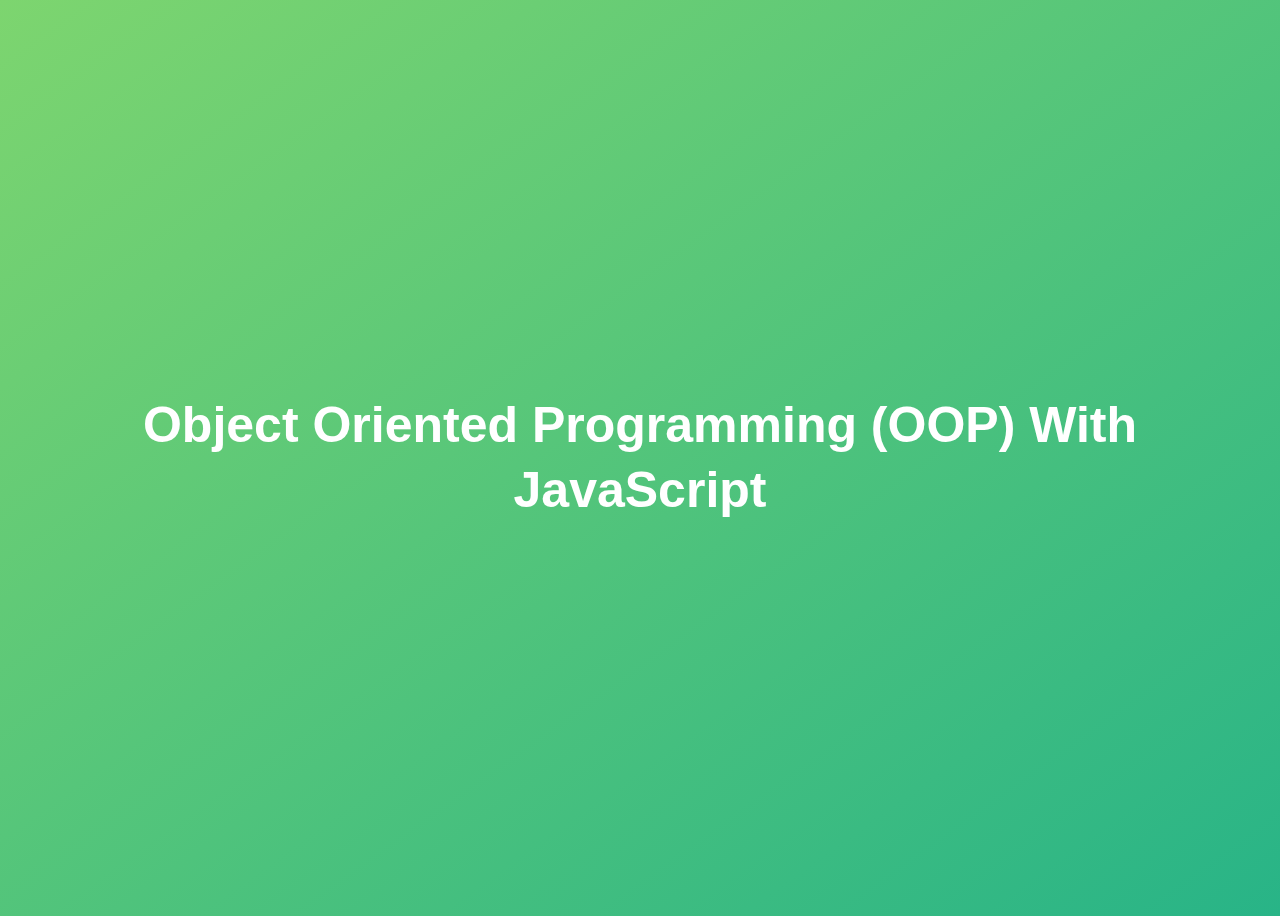
<file: 13 OOP/index.html>
<!DOCTYPE html>
<html lang="en">
  <head>
    <meta charset="UTF-8" />
    <meta name="viewport" content="width=device-width, initial-scale=1.0" />
    <meta http-equiv="X-UA-Compatible" content="ie=edge" />
    <title>Object Oriented Programming (OOP) With JavaScript</title>
    <style>
      body {
        height: 100vh;
        display: flex;
        align-items: center;
        background: linear-gradient(to top left, #28b487, #7dd56f);
      }
      h1 {
        font-family: sans-serif;
        font-size: 50px;
        line-height: 1.3;
        width: 100%;
        padding: 30px;
        text-align: center;
        color: white;
      }
    </style>
    <script defer src="script.js"></script>
  </head>
  <body>
    <h1>Object Oriented Programming (OOP) With JavaScript</h1>
  </body>
</html>
</file>
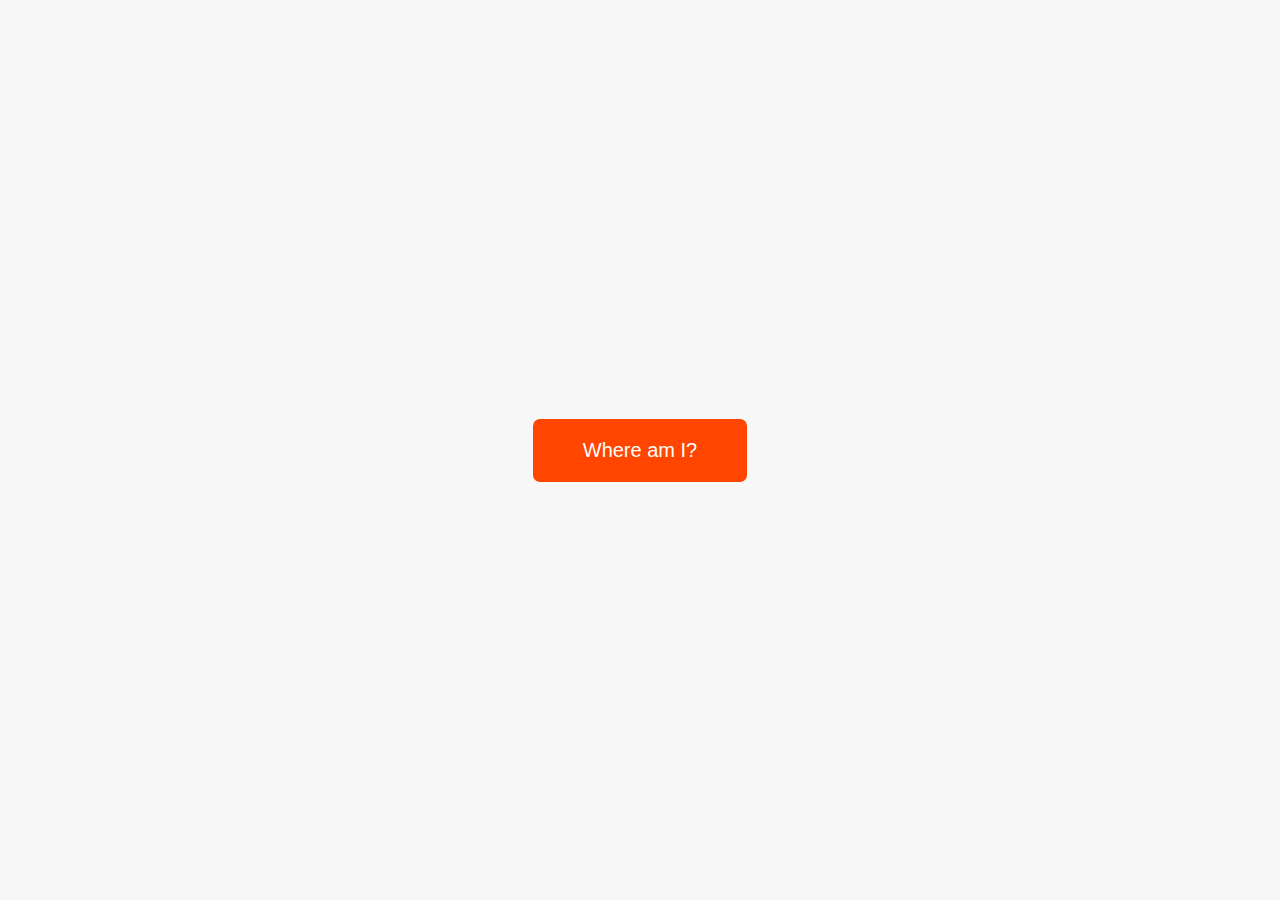
<file: 15 Asynchronous JavaScript/index.html>
<!DOCTYPE html>
<html lang="en">
  <head>
    <meta charset="UTF-8" />
    <meta name="viewport" content="width=device-width, initial-scale=1.0" />
    <meta http-equiv="X-UA-Compatible" content="ie=edge" />
    <link rel="stylesheet" href="style.css" />
    <script defer src="script.js"></script>
    <title>Asynchronous JavaScript</title>
  </head>
  <body>
    <main class="container">
      <div class="countries">
        <!--
        <article class="country">
          <img class="country__img" src="" />
          <div class="country__data">
            <h3 class="country__name">COUNTRY</h3>
            <h4 class="country__region">REGION</h4>
            <p class="country__row"><span>👫</span>POP people</p>
            <p class="country__row"><span>🗣️</span>LANG</p>
            <p class="country__row"><span>💰</span>CUR</p>
          </div>
        </article>
        -->
      </div>
      <button class="btn-country">Where am I?</button>
      <div class="images"></div>
    </main>
  </body>
</html>
</file>
<file: 03 Project #1: Guess My Number/style.css>
@import url('https://fonts.googleapis.com/css?family=Press+Start+2P&display=swap');

* {
  margin: 0;
  padding: 0;
  box-sizing: inherit;
}

html {
  font-size: 62.5%;
  box-sizing: border-box;
}

body {
  font-family: 'Press Start 2P', sans-serif;
  color: #eee;
  background-color: #222;
  /* background-color: #60b347; */
}

/* LAYOUT */
header {
  position: relative;
  height: 35vh;
  border-bottom: 7px solid #eee;
}

main {
  height: 65vh;
  color: #eee;
  display: flex;
  align-items: center;
  justify-content: space-around;
}

.left {
  width: 52rem;
  display: flex;
  flex-direction: column;
  align-items: center;
}

.right {
  width: 52rem;
  font-size: 2rem;
}

/* ELEMENTS STYLE */
h1 {
  font-size: 4rem;
  text-align: center;
  position: absolute;
  width: 100%;
  top: 52%;
  left: 50%;
  transform: translate(-50%, -50%);
}

.number {
  background: #eee;
  color: #333;
  font-size: 6rem;
  width: 15rem;
  padding: 3rem 0rem;
  text-align: center;
  position: absolute;
  bottom: 0;
  left: 50%;
  transform: translate(-50%, 50%);
}

.between {
  font-size: 1.4rem;
  position: absolute;
  top: 2rem;
  right: 2rem;
}

.again {
  position: absolute;
  top: 2rem;
  left: 2rem;
}

.guess {
  background: none;
  border: 4px solid #eee;
  font-family: inherit;
  color: inherit;
  font-size: 5rem;
  padding: 2.5rem;
  width: 25rem;
  text-align: center;
  display: block;
  margin-bottom: 3rem;
}

.btn {
  border: none;
  background-color: #eee;
  color: #222;
  font-size: 2rem;
  font-family: inherit;
  padding: 2rem 3rem;
  cursor: pointer;
}

.btn:hover {
  background-color: #ccc;
}

.message {
  margin-bottom: 8rem;
  height: 3rem;
}

.label-score {
  margin-bottom: 2rem;
}
</file>
<file: 04 Project #2 Modal window/style.css>
* {
  margin: 0;
  padding: 0;
  box-sizing: inherit;
}

html {
  font-size: 62.5%;
  box-sizing: border-box;
}

body {
  font-family: sans-serif;
  color: #333;
  line-height: 1.5;
  height: 100vh;
  position: relative;
  display: flex;
  align-items: flex-start;
  justify-content: center;
  background: linear-gradient(to top left, #28b487, #7dd56f);
}

.show-modal {
  font-size: 2rem;
  font-weight: 600;
  padding: 1.75rem 3.5rem;
  margin: 5rem 2rem;
  border: none;
  background-color: #fff;
  color: #444;
  border-radius: 10rem;
  cursor: pointer;
}

.close-modal {
  position: absolute;
  top: 1.2rem;
  right: 2rem;
  font-size: 5rem;
  color: #333;
  cursor: pointer;
  border: none;
  background: none;
}

h1 {
  font-size: 2.5rem;
  margin-bottom: 2rem;
}

p {
  font-size: 1.8rem;
}

/* -------------------------- */
/* CLASSES TO MAKE MODAL WORK */
.hidden {
  display: none;
}

.modal {
  position: absolute;
  top: 50%;
  left: 50%;
  transform: translate(-50%, -50%);
  width: 70%;

  background-color: white;
  padding: 6rem;
  border-radius: 5px;
  box-shadow: 0 3rem 5rem rgba(0, 0, 0, 0.3);
  z-index: 10;
}

.overlay {
  position: absolute;
  top: 0;
  left: 0;
  width: 100%;
  height: 100%;
  background-color: rgba(0, 0, 0, 0.6);
  backdrop-filter: blur(3px);
  z-index: 5;
}
</file>
<file: 05 Project #3 Pig Game/style.css>
@import url('https://fonts.googleapis.com/css2?family=Nunito&display=swap');

* {
  margin: 0;
  padding: 0;
  box-sizing: inherit;
}

html {
  font-size: 62.5%;
  box-sizing: border-box;
}

body {
  font-family: 'Nunito', sans-serif;
  font-weight: 400;
  height: 100vh;
  color: #333;
  background-image: linear-gradient(to top left, #753682 0%, #bf2e34 100%);
  display: flex;
  align-items: center;
  justify-content: center;
}

/* LAYOUT */
main {
  position: relative;
  width: 100rem;
  height: 60rem;
  background-color: rgba(255, 255, 255, 0.35);
  backdrop-filter: blur(200px);
  filter: blur();
  box-shadow: 0 3rem 5rem rgba(0, 0, 0, 0.25);
  border-radius: 9px;
  overflow: hidden;
  display: flex;
}

.player {
  flex: 50%;
  padding: 9rem;
  display: flex;
  flex-direction: column;
  align-items: center;
  transition: all 0.75s;
}

/* ELEMENTS */
.name {
  position: relative;
  font-size: 4rem;
  text-transform: uppercase;
  letter-spacing: 1px;
  word-spacing: 2px;
  font-weight: 300;
  margin-bottom: 1rem;
}

.score {
  font-size: 8rem;
  font-weight: 300;
  color: #c7365f;
  margin-bottom: auto;
}

.player--active {
  background-color: rgba(255, 255, 255, 0.4);
}
.player--active .name {
  font-weight: 700;
}
.player--active .score {
  font-weight: 400;
}

.player--active .current {
  opacity: 1;
}

.current {
  background-color: #c7365f;
  opacity: 0.8;
  border-radius: 9px;
  color: #fff;
  width: 65%;
  padding: 2rem;
  text-align: center;
  transition: all 0.75s;
}

.current-label {
  text-transform: uppercase;
  margin-bottom: 1rem;
  font-size: 1.7rem;
  color: #ddd;
}

.current-score {
  font-size: 3.5rem;
}

/* ABSOLUTE POSITIONED ELEMENTS */
.btn {
  position: absolute;
  left: 50%;
  transform: translateX(-50%);
  color: #444;
  background: none;
  border: none;
  font-family: inherit;
  font-size: 1.8rem;
  text-transform: uppercase;
  cursor: pointer;
  font-weight: 400;
  transition: all 0.2s;

  background-color: white;
  background-color: rgba(255, 255, 255, 0.6);
  backdrop-filter: blur(10px);

  padding: 0.7rem 2.5rem;
  border-radius: 50rem;
  box-shadow: 0 1.75rem 3.5rem rgba(0, 0, 0, 0.1);
}

.btn::first-letter {
  font-size: 2.4rem;
  display: inline-block;
  margin-right: 0.7rem;
}

.btn--new {
  top: 4rem;
}
.btn--roll {
  top: 39.3rem;
}
.btn--hold {
  top: 46.1rem;
}

.btn:active {
  transform: translate(-50%, 3px);
  box-shadow: 0 1rem 2rem rgba(0, 0, 0, 0.15);
}

.btn:focus {
  outline: none;
}

.dice {
  position: absolute;
  left: 50%;
  top: 16.5rem;
  transform: translateX(-50%);
  height: 10rem;
  box-shadow: 0 2rem 5rem rgba(0, 0, 0, 0.2);
}

.player--winner {
  background-color: #2f2f2f;
}

.player--winner .name {
  font-weight: 700;
  color: #c7365f;
}

.hidden {
  display: none;
}
</file>
<file: 08 Arrays/style.css>
/*
 * Use this CSS to learn some intersting techniques,
 * in case you're wondering how I built the UI.
 * Have fun! 😁
 */

* {
  margin: 0;
  padding: 0;
  box-sizing: inherit;
}

html {
  font-size: 62.5%;
  box-sizing: border-box;
}

body {
  font-family: "Poppins", sans-serif;
  color: #444;
  background-color: #f3f3f3;
  height: 100vh;
  padding: 2rem;
}

nav {
  display: flex;
  justify-content: space-between;
  align-items: center;
  padding: 0 2rem;
}

.welcome {
  font-size: 1.9rem;
  font-weight: 500;
}

.logo {
  height: 5.25rem;
}

.login {
  display: flex;
}

.login__input {
  border: none;
  padding: 0.5rem 2rem;
  font-size: 1.6rem;
  font-family: inherit;
  text-align: center;
  width: 12rem;
  border-radius: 10rem;
  margin-right: 1rem;
  color: inherit;
  border: 1px solid #fff;
  transition: all 0.3s;
}

.login__input:focus {
  outline: none;
  border: 1px solid #ccc;
}

.login__input::placeholder {
  color: #bbb;
}

.login__btn {
  border: none;
  background: none;
  font-size: 2.2rem;
  color: inherit;
  cursor: pointer;
  transition: all 0.3s;
}

.login__btn:hover,
.login__btn:focus,
.btn--sort:hover,
.btn--sort:focus {
  outline: none;
  color: #777;
}

/* MAIN */
.app {
  position: relative;
  max-width: 100rem;
  margin: 4rem auto;
  display: grid;
  grid-template-columns: 4fr 3fr;
  grid-template-rows: auto repeat(3, 15rem) auto;
  gap: 2rem;

  /* NOTE This creates the fade in/out anumation */
  opacity: 0;
  transition: all 1s;
}

.balance {
  grid-column: 1 / span 2;
  display: flex;
  align-items: flex-end;
  justify-content: space-between;
  margin-bottom: 2rem;
}

.balance__label {
  font-size: 2.2rem;
  font-weight: 500;
  margin-bottom: -0.2rem;
}

.balance__date {
  font-size: 1.4rem;
  color: #888;
}

.balance__value {
  font-size: 4.5rem;
  font-weight: 400;
}

/* MOVEMENTS */
.movements {
  grid-row: 2 / span 3;
  background-color: #fff;
  border-radius: 1rem;
  overflow: scroll;
}

.movements__row {
  padding: 2.25rem 4rem;
  display: flex;
  align-items: center;
  border-bottom: 1px solid #eee;
}

.movements__type {
  font-size: 1.1rem;
  text-transform: uppercase;
  font-weight: 500;
  color: #fff;
  padding: 0.1rem 1rem;
  border-radius: 10rem;
  margin-right: 2rem;
}

.movements__date {
  font-size: 1.1rem;
  text-transform: uppercase;
  font-weight: 500;
  color: #666;
}

.movements__type--deposit {
  background-image: linear-gradient(to top left, #39b385, #9be15d);
}

.movements__type--withdrawal {
  background-image: linear-gradient(to top left, #e52a5a, #ff585f);
}

.movements__value {
  font-size: 1.7rem;
  margin-left: auto;
}

/* SUMMARY */
.summary {
  grid-row: 5 / 6;
  display: flex;
  align-items: baseline;
  padding: 0 0.3rem;
  margin-top: 1rem;
}

.summary__label {
  font-size: 1.2rem;
  font-weight: 500;
  text-transform: uppercase;
  margin-right: 0.8rem;
}

.summary__value {
  font-size: 2.2rem;
  margin-right: 2.5rem;
}

.summary__value--in,
.summary__value--interest {
  color: #66c873;
}

.summary__value--out {
  color: #f5465d;
}

.btn--sort {
  margin-left: auto;
  border: none;
  background: none;
  font-size: 1.3rem;
  font-weight: 500;
  cursor: pointer;
}

/* OPERATIONS */
.operation {
  border-radius: 1rem;
  padding: 3rem 4rem;
  color: #333;
}

.operation--transfer {
  background-image: linear-gradient(to top left, #ffb003, #ffcb03);
}

.operation--loan {
  background-image: linear-gradient(to top left, #39b385, #9be15d);
}

.operation--close {
  background-image: linear-gradient(to top left, #e52a5a, #ff585f);
}

h2 {
  margin-bottom: 1.5rem;
  font-size: 1.7rem;
  font-weight: 600;
  color: #333;
}

.form {
  display: grid;
  grid-template-columns: 2.5fr 2.5fr 1fr;
  grid-template-rows: auto auto;
  gap: 0.4rem 1rem;
}

/* Exceptions for interst */
.form.form--loan {
  grid-template-columns: 2.5fr 1fr 2.5fr;
}
.form__label--loan {
  grid-row: 2;
}
/* End exceptions */

.form__input {
  width: 100%;
  border: none;
  background-color: rgba(255, 255, 255, 0.4);
  font-family: inherit;
  font-size: 1.5rem;
  text-align: center;
  color: #333;
  padding: 0.3rem 1rem;
  border-radius: 0.7rem;
  transition: all 0.3s;
}

.form__input:focus {
  outline: none;
  background-color: rgba(255, 255, 255, 0.6);
}

.form__label {
  font-size: 1.3rem;
  text-align: center;
}

.form__btn {
  border: none;
  border-radius: 0.7rem;
  font-size: 1.8rem;
  background-color: #fff;
  cursor: pointer;
  transition: all 0.3s;
}

.form__btn:focus {
  outline: none;
  background-color: rgba(255, 255, 255, 0.8);
}

.logout-timer {
  padding: 0 0.3rem;
  margin-top: 1.9rem;
  text-align: right;
  font-size: 1.25rem;
}

.timer {
  font-weight: 600;
}
</file>
<file: 11 Advanced DOM/style.css>
:root {
  --color-primary: #5ec576;
  --color-secondary: #ffcb03;
  --color-tertiary: #ff585f;
  --color-primary-darker: #4bbb7d;
  --color-secondary-darker: #ffbb00;
  --color-tertiary-darker: #fd424b;
  --color-primary-opacity: #5ec5763a;
  --color-secondary-opacity: #ffcd0331;
  --color-tertiary-opacity: #ff58602d;
  --gradient-primary: linear-gradient(to top left, #39b385, #9be15d);
  --gradient-secondary: linear-gradient(to top left, #ffb003, #ffcb03);
}

* {
  margin: 0;
  padding: 0;
  box-sizing: inherit;
}

html {
  font-size: 62.5%;
  box-sizing: border-box;
}

body {
  font-family: "Poppins", sans-serif;
  font-weight: 300;
  color: #444;
  line-height: 1.9;
  background-color: #f3f3f3;
}

/* GENERAL ELEMENTS */
.section {
  padding: 15rem 3rem;
  border-top: 1px solid #ddd;

  transition: transform 1s, opacity 1s;
}

.section--hidden {
  opacity: 0;
  transform: translateY(8rem);
}

.section__title {
  max-width: 80rem;
  margin: 0 auto 8rem auto;
}

.section__description {
  font-size: 1.8rem;
  font-weight: 600;
  text-transform: uppercase;
  color: var(--color-primary);
  margin-bottom: 1rem;
}

.section__header {
  font-size: 4rem;
  line-height: 1.3;
  font-weight: 500;
}

.btn {
  display: inline-block;
  background-color: var(--color-primary);
  font-size: 1.6rem;
  font-family: inherit;
  font-weight: 500;
  border: none;
  padding: 1.25rem 4.5rem;
  border-radius: 10rem;
  cursor: pointer;
  transition: all 0.3s;
}

.btn:hover {
  background-color: var(--color-primary-darker);
}

.btn--text {
  display: inline-block;
  background: none;
  font-size: 1.7rem;
  font-family: inherit;
  font-weight: 500;
  color: var(--color-primary);
  border: none;
  border-bottom: 1px solid currentColor;
  padding-bottom: 2px;
  cursor: pointer;
  transition: all 0.3s;
}

p {
  color: #666;
}

button:focus {
  outline: none;
}

img {
  transition: filter 0.5s;
}

.lazy-img {
  filter: blur(20px);
}

/* NAVIGATION */
.nav {
  display: flex;
  justify-content: space-between;
  align-items: center;
  height: 9rem;
  width: 100%;
  padding: 0 6rem;
  z-index: 100;
}

/* nav and stickly class at the same time */
.nav.sticky {
  position: fixed;
  background-color: rgba(255, 255, 255, 0.95);
}

.nav__logo {
  height: 4.5rem;
  transition: all 0.3s;
}

.nav__links {
  display: flex;
  align-items: center;
  list-style: none;
}

.nav__item {
  margin-left: 4rem;
}

.nav__link:link,
.nav__link:visited {
  font-size: 1.7rem;
  font-weight: 400;
  color: inherit;
  text-decoration: none;
  display: block;
  transition: all 0.3s;
}

.nav__link--btn:link,
.nav__link--btn:visited {
  padding: 0.8rem 2.5rem;
  border-radius: 3rem;
  background-color: var(--color-primary);
  color: #222;
}

.nav__link--btn:hover,
.nav__link--btn:active {
  color: inherit;
  background-color: var(--color-primary-darker);
  color: #333;
}

/* HEADER */
.header {
  padding: 0 3rem;
  height: 100vh;
  display: flex;
  flex-direction: column;
  align-items: center;
}

.header__title {
  flex: 1;

  max-width: 115rem;
  display: grid;
  grid-template-columns: 3fr 2fr;
  row-gap: 3rem;
  align-content: center;
  justify-content: center;

  align-items: start;
  justify-items: start;
}

h1 {
  font-size: 5.5rem;
  line-height: 1.35;
}

h4 {
  font-size: 2.4rem;
  font-weight: 500;
}

.header__img {
  width: 100%;
  grid-column: 2 / 3;
  grid-row: 1 / span 4;
  transform: translateY(-6rem);
}

.highlight {
  position: relative;
}

.highlight::after {
  display: block;
  content: "";
  position: absolute;
  bottom: 0;
  left: 0;
  height: 100%;
  width: 100%;
  z-index: -1;
  opacity: 0.7;
  transform: scale(1.07, 1.05) skewX(-15deg);
  background-image: var(--gradient-primary);
}

/* FEATURES */
.features {
  display: grid;
  grid-template-columns: 1fr 1fr;
  gap: 4rem;
  margin: 0 12rem;
}

.features__img {
  width: 100%;
}

.features__feature {
  align-self: center;
  justify-self: center;
  width: 70%;
  font-size: 1.5rem;
}

.features__icon {
  display: flex;
  align-items: center;
  justify-content: center;
  background-color: var(--color-primary-opacity);
  height: 5.5rem;
  width: 5.5rem;
  border-radius: 50%;
  margin-bottom: 2rem;
}

.features__icon svg {
  height: 2.5rem;
  width: 2.5rem;
  fill: var(--color-primary);
}

.features__header {
  font-size: 2rem;
  margin-bottom: 1rem;
}

/* OPERATIONS */
.operations {
  max-width: 100rem;
  margin: 12rem auto 0 auto;

  background-color: #fff;
}

.operations__tab-container {
  display: flex;
  justify-content: center;
}

.operations__tab {
  margin-right: 2.5rem;
  transform: translateY(-50%);
}

.operations__tab span {
  margin-right: 1rem;
  font-weight: 600;
  display: inline-block;
}

.operations__tab--1 {
  background-color: var(--color-secondary);
}

.operations__tab--1:hover {
  background-color: var(--color-secondary-darker);
}

.operations__tab--3 {
  background-color: var(--color-tertiary);
  margin: 0;
}

.operations__tab--3:hover {
  background-color: var(--color-tertiary-darker);
}

.operations__tab--active {
  transform: translateY(-66%);
}

.operations__content {
  display: none;

  /* JUST PRESENTATIONAL */
  font-size: 1.7rem;
  padding: 2.5rem 7rem 6.5rem 7rem;
}

.operations__content--active {
  display: grid;
  grid-template-columns: 7rem 1fr;
  column-gap: 3rem;
  row-gap: 0.5rem;
}

.operations__header {
  font-size: 2.25rem;
  font-weight: 500;
  align-self: center;
}

.operations__icon {
  display: flex;
  align-items: center;
  justify-content: center;
  height: 7rem;
  width: 7rem;
  border-radius: 50%;
}

.operations__icon svg {
  height: 2.75rem;
  width: 2.75rem;
}

.operations__content p {
  grid-column: 2;
}

.operations__icon--1 {
  background-color: var(--color-secondary-opacity);
}
.operations__icon--2 {
  background-color: var(--color-primary-opacity);
}
.operations__icon--3 {
  background-color: var(--color-tertiary-opacity);
}
.operations__icon--1 svg {
  fill: var(--color-secondary-darker);
}
.operations__icon--2 svg {
  fill: var(--color-primary);
}
.operations__icon--3 svg {
  fill: var(--color-tertiary);
}

/* SLIDER */
.slider {
  max-width: 100rem;
  height: 50rem;
  margin: 0 auto;
  position: relative;

  /* IN THE END */
  overflow: hidden;
}

.slide {
  position: absolute;
  top: 0;
  width: 100%;
  height: 50rem;

  display: flex;
  align-items: center;
  justify-content: center;

  /* THIS creates the animation! */
  transition: transform 1s;
}

.slide > img {
  /* Only for images that have different size than slide */
  width: 100%;
  height: 100%;
  object-fit: cover;
}

.slider__btn {
  position: absolute;
  top: 50%;
  z-index: 10;

  border: none;
  background: rgba(255, 255, 255, 0.7);
  font-family: inherit;
  color: #333;
  border-radius: 50%;
  height: 5.5rem;
  width: 5.5rem;
  font-size: 3.25rem;
  cursor: pointer;
}

.slider__btn--left {
  left: 6%;
  transform: translate(-50%, -50%);
}

.slider__btn--right {
  right: 6%;
  transform: translate(50%, -50%);
}

.dots {
  position: absolute;
  bottom: 5%;
  left: 50%;
  transform: translateX(-50%);
  display: flex;
}

.dots__dot {
  border: none;
  background-color: #b9b9b9;
  opacity: 0.7;
  height: 1rem;
  width: 1rem;
  border-radius: 50%;
  margin-right: 1.75rem;
  cursor: pointer;
  transition: all 0.5s;

  /* Only necessary when overlying images */
  /* box-shadow: 0 0.6rem 1.5rem rgba(0, 0, 0, 0.7); */
}

.dots__dot:last-child {
  margin: 0;
}

.dots__dot--active {
  /* background-color: #fff; */
  background-color: #888;
  opacity: 1;
}

/* TESTIMONIALS */
.testimonial {
  width: 65%;
  position: relative;
}

.testimonial::before {
  content: "\201C";
  position: absolute;
  top: -5.7rem;
  left: -6.8rem;
  line-height: 1;
  font-size: 20rem;
  font-family: inherit;
  color: var(--color-primary);
  z-index: -1;
}

.testimonial__header {
  font-size: 2.25rem;
  font-weight: 500;
  margin-bottom: 1.5rem;
}

.testimonial__text {
  font-size: 1.7rem;
  margin-bottom: 3.5rem;
  color: #666;
}

.testimonial__author {
  margin-left: 3rem;
  font-style: normal;

  display: grid;
  grid-template-columns: 6.5rem 1fr;
  column-gap: 2rem;
}

.testimonial__photo {
  grid-row: 1 / span 2;
  width: 6.5rem;
  border-radius: 50%;
}

.testimonial__name {
  font-size: 1.7rem;
  font-weight: 500;
  align-self: end;
  margin: 0;
}

.testimonial__location {
  font-size: 1.5rem;
}

.section__title--testimonials {
  margin-bottom: 4rem;
}

/* SIGNUP */
.section--sign-up {
  background-color: #37383d;
  border-top: none;
  border-bottom: 1px solid #444;
  text-align: center;
  padding: 10rem 3rem;
}

.section--sign-up .section__header {
  color: #fff;
  text-align: center;
}

.section--sign-up .section__title {
  margin-bottom: 6rem;
}

.section--sign-up .btn {
  font-size: 1.9rem;
  padding: 2rem 5rem;
}

/* FOOTER */
.footer {
  padding: 10rem 3rem;
  background-color: #37383d;
}

.footer__nav {
  list-style: none;
  display: flex;
  justify-content: center;
  margin-bottom: 5rem;
}

.footer__item {
  margin-right: 4rem;
}

.footer__link {
  font-size: 1.6rem;
  color: #eee;
  text-decoration: none;
}

.footer__logo {
  height: 5rem;
  display: block;
  margin: 0 auto;
  margin-bottom: 5rem;
}

.footer__copyright {
  font-size: 1.4rem;
  color: #aaa;
  text-align: center;
}

.footer__copyright .footer__link {
  font-size: 1.4rem;
}

/* MODAL WINDOW */
.modal {
  position: fixed;
  top: 50%;
  left: 50%;
  transform: translate(-50%, -50%);
  max-width: 60rem;
  background-color: #f3f3f3;
  padding: 5rem 6rem;
  box-shadow: 0 4rem 6rem rgba(0, 0, 0, 0.3);
  z-index: 1000;
  transition: all 0.5s;
}

.overlay {
  position: fixed;
  top: 0;
  left: 0;
  width: 100%;
  height: 100%;
  background-color: rgba(0, 0, 0, 0.5);
  backdrop-filter: blur(4px);
  z-index: 100;
  transition: all 0.5s;
}

.modal__header {
  font-size: 3.25rem;
  margin-bottom: 4.5rem;
  line-height: 1.5;
}

.modal__form {
  margin: 0 3rem;
  display: grid;
  grid-template-columns: 1fr 2fr;
  align-items: center;
  gap: 2.5rem;
}

.modal__form label {
  font-size: 1.7rem;
  font-weight: 500;
}

.modal__form input {
  font-size: 1.7rem;
  padding: 1rem 1.5rem;
  border: 1px solid #ddd;
  border-radius: 0.5rem;
}

.modal__form button {
  grid-column: 1 / span 2;
  justify-self: center;
  margin-top: 1rem;
}

.btn--close-modal {
  font-family: inherit;
  color: inherit;
  position: absolute;
  top: 0.5rem;
  right: 2rem;
  font-size: 4rem;
  cursor: pointer;
  border: none;
  background: none;
}

.hidden {
  visibility: hidden;
  opacity: 0;
}

/* COOKIE MESSAGE */
.cookie-message {
  display: flex;
  align-items: center;
  justify-content: space-evenly;
  width: 100%;
  background-color: white;
  color: #bbb;
  font-size: 1.5rem;
  font-weight: 400;
}
</file>
<file: 12 Project #5 Bankist website/style.css>
:root {
  --color-primary: #5ec576;
  --color-secondary: #ffcb03;
  --color-tertiary: #ff585f;
  --color-primary-darker: #4bbb7d;
  --color-secondary-darker: #ffbb00;
  --color-tertiary-darker: #fd424b;
  --color-primary-opacity: #5ec5763a;
  --color-secondary-opacity: #ffcd0331;
  --color-tertiary-opacity: #ff58602d;
  --gradient-primary: linear-gradient(to top left, #39b385, #9be15d);
  --gradient-secondary: linear-gradient(to top left, #ffb003, #ffcb03);
}

* {
  margin: 0;
  padding: 0;
  box-sizing: inherit;
}

html {
  font-size: 62.5%;
  box-sizing: border-box;
}

body {
  font-family: 'Poppins', sans-serif;
  font-weight: 300;
  color: #444;
  line-height: 1.9;
  background-color: #f3f3f3;
}

/* GENERAL ELEMENTS */
.section {
  padding: 15rem 3rem;
  border-top: 1px solid #ddd;

  transition: transform 1s, opacity 1s;
}

.section--hidden {
  opacity: 0;
  transform: translateY(8rem);
}

.section__title {
  max-width: 80rem;
  margin: 0 auto 8rem auto;
}

.section__description {
  font-size: 1.8rem;
  font-weight: 600;
  text-transform: uppercase;
  color: var(--color-primary);
  margin-bottom: 1rem;
}

.section__header {
  font-size: 4rem;
  line-height: 1.3;
  font-weight: 500;
}

.btn {
  display: inline-block;
  background-color: var(--color-primary);
  font-size: 1.6rem;
  font-family: inherit;
  font-weight: 500;
  border: none;
  padding: 1.25rem 4.5rem;
  border-radius: 10rem;
  cursor: pointer;
  transition: all 0.3s;
}

.btn:hover {
  background-color: var(--color-primary-darker);
}

.btn--text {
  display: inline-block;
  background: none;
  font-size: 1.7rem;
  font-family: inherit;
  font-weight: 500;
  color: var(--color-primary);
  border: none;
  border-bottom: 1px solid currentColor;
  padding-bottom: 2px;
  cursor: pointer;
  transition: all 0.3s;
}

p {
  color: #666;
}

button:focus {
  outline: none;
}

img {
  transition: filter 0.5s;
}

.lazy-img {
  filter: blur(20px);
}

/* NAVIGATION */
.nav {
  display: flex;
  justify-content: space-between;
  align-items: center;
  height: 9rem;
  width: 100%;
  padding: 0 6rem;
  z-index: 100;
}

/* nav and stickly class at the same time */
.nav.sticky {
  position: fixed;
  background-color: rgba(255, 255, 255, 0.95);
}

.nav__logo {
  height: 4.5rem;
  transition: all 0.3s;
}

.nav__links {
  display: flex;
  align-items: center;
  list-style: none;
}

.nav__item {
  margin-left: 4rem;
}

.nav__link:link,
.nav__link:visited {
  font-size: 1.7rem;
  font-weight: 400;
  color: inherit;
  text-decoration: none;
  display: block;
  transition: all 0.3s;
}

.nav__link--btn:link,
.nav__link--btn:visited {
  padding: 0.8rem 2.5rem;
  border-radius: 3rem;
  background-color: var(--color-primary);
  color: #222;
}

.nav__link--btn:hover,
.nav__link--btn:active {
  color: inherit;
  background-color: var(--color-primary-darker);
  color: #333;
}

/* HEADER */
.header {
  padding: 0 3rem;
  height: 100vh;
  display: flex;
  flex-direction: column;
  align-items: center;
}

.header__title {
  flex: 1;

  max-width: 115rem;
  display: grid;
  grid-template-columns: 3fr 2fr;
  row-gap: 3rem;
  align-content: center;
  justify-content: center;

  align-items: start;
  justify-items: start;
}

h1 {
  font-size: 5.5rem;
  line-height: 1.35;
}

h4 {
  font-size: 2.4rem;
  font-weight: 500;
}

.header__img {
  width: 100%;
  grid-column: 2 / 3;
  grid-row: 1 / span 4;
  transform: translateY(-6rem);
}

.highlight {
  position: relative;
}

.highlight::after {
  display: block;
  content: '';
  position: absolute;
  bottom: 0;
  left: 0;
  height: 100%;
  width: 100%;
  z-index: -1;
  opacity: 0.7;
  transform: scale(1.07, 1.05) skewX(-15deg);
  background-image: var(--gradient-primary);
}

/* FEATURES */
.features {
  display: grid;
  grid-template-columns: 1fr 1fr;
  gap: 4rem;
  margin: 0 12rem;
}

.features__img {
  width: 100%;
}

.features__feature {
  align-self: center;
  justify-self: center;
  width: 70%;
  font-size: 1.5rem;
}

.features__icon {
  display: flex;
  align-items: center;
  justify-content: center;
  background-color: var(--color-primary-opacity);
  height: 5.5rem;
  width: 5.5rem;
  border-radius: 50%;
  margin-bottom: 2rem;
}

.features__icon svg {
  height: 2.5rem;
  width: 2.5rem;
  fill: var(--color-primary);
}

.features__header {
  font-size: 2rem;
  margin-bottom: 1rem;
}

/* OPERATIONS */
.operations {
  max-width: 100rem;
  margin: 12rem auto 0 auto;

  background-color: #fff;
}

.operations__tab-container {
  display: flex;
  justify-content: center;
}

.operations__tab {
  margin-right: 2.5rem;
  transform: translateY(-50%);
}

.operations__tab span {
  margin-right: 1rem;
  font-weight: 600;
  display: inline-block;
}

.operations__tab--1 {
  background-color: var(--color-secondary);
}

.operations__tab--1:hover {
  background-color: var(--color-secondary-darker);
}

.operations__tab--3 {
  background-color: var(--color-tertiary);
  margin: 0;
}

.operations__tab--3:hover {
  background-color: var(--color-tertiary-darker);
}

.operations__tab--active {
  transform: translateY(-66%);
}

.operations__content {
  display: none;

  /* JUST PRESENTATIONAL */
  font-size: 1.7rem;
  padding: 2.5rem 7rem 6.5rem 7rem;
}

.operations__content--active {
  display: grid;
  grid-template-columns: 7rem 1fr;
  column-gap: 3rem;
  row-gap: 0.5rem;
}

.operations__header {
  font-size: 2.25rem;
  font-weight: 500;
  align-self: center;
}

.operations__icon {
  display: flex;
  align-items: center;
  justify-content: center;
  height: 7rem;
  width: 7rem;
  border-radius: 50%;
}

.operations__icon svg {
  height: 2.75rem;
  width: 2.75rem;
}

.operations__content p {
  grid-column: 2;
}

.operations__icon--1 {
  background-color: var(--color-secondary-opacity);
}
.operations__icon--2 {
  background-color: var(--color-primary-opacity);
}
.operations__icon--3 {
  background-color: var(--color-tertiary-opacity);
}
.operations__icon--1 svg {
  fill: var(--color-secondary-darker);
}
.operations__icon--2 svg {
  fill: var(--color-primary);
}
.operations__icon--3 svg {
  fill: var(--color-tertiary);
}

/* SLIDER */
.slider {
  max-width: 100rem;
  height: 50rem;
  margin: 0 auto;
  position: relative;

  /* IN THE END */
  overflow: hidden;
}

.slide {
  position: absolute;
  top: 0;
  width: 100%;
  height: 50rem;

  display: flex;
  align-items: center;
  justify-content: center;

  /* THIS creates the animation! */
  transition: transform 1s;
}

.slide > img {
  /* Only for images that have different size than slide */
  width: 100%;
  height: 100%;
  object-fit: cover;
}

.slider__btn {
  position: absolute;
  top: 50%;
  z-index: 10;

  border: none;
  background: rgba(255, 255, 255, 0.7);
  font-family: inherit;
  color: #333;
  border-radius: 50%;
  height: 5.5rem;
  width: 5.5rem;
  font-size: 3.25rem;
  cursor: pointer;
}

.slider__btn--left {
  left: 6%;
  transform: translate(-50%, -50%);
}

.slider__btn--right {
  right: 6%;
  transform: translate(50%, -50%);
}

.dots {
  position: absolute;
  bottom: 5%;
  left: 50%;
  transform: translateX(-50%);
  display: flex;
}

.dots__dot {
  border: none;
  background-color: #b9b9b9;
  opacity: 0.7;
  height: 1rem;
  width: 1rem;
  border-radius: 50%;
  margin-right: 1.75rem;
  cursor: pointer;
  transition: all 0.5s;

  /* Only necessary when overlying images */
  /* box-shadow: 0 0.6rem 1.5rem rgba(0, 0, 0, 0.7); */
}

.dots__dot:last-child {
  margin: 0;
}

.dots__dot--active {
  /* background-color: #fff; */
  background-color: #888;
  opacity: 1;
}

/* TESTIMONIALS */
.testimonial {
  width: 65%;
  position: relative;
}

.testimonial::before {
  content: '\201C';
  position: absolute;
  top: -5.7rem;
  left: -6.8rem;
  line-height: 1;
  font-size: 20rem;
  font-family: inherit;
  color: var(--color-primary);
  z-index: -1;
}

.testimonial__header {
  font-size: 2.25rem;
  font-weight: 500;
  margin-bottom: 1.5rem;
}

.testimonial__text {
  font-size: 1.7rem;
  margin-bottom: 3.5rem;
  color: #666;
}

.testimonial__author {
  margin-left: 3rem;
  font-style: normal;

  display: grid;
  grid-template-columns: 6.5rem 1fr;
  column-gap: 2rem;
}

.testimonial__photo {
  grid-row: 1 / span 2;
  width: 6.5rem;
  border-radius: 50%;
}

.testimonial__name {
  font-size: 1.7rem;
  font-weight: 500;
  align-self: end;
  margin: 0;
}

.testimonial__location {
  font-size: 1.5rem;
}

.section__title--testimonials {
  margin-bottom: 4rem;
}

/* SIGNUP */
.section--sign-up {
  background-color: #37383d;
  border-top: none;
  border-bottom: 1px solid #444;
  text-align: center;
  padding: 10rem 3rem;
}

.section--sign-up .section__header {
  color: #fff;
  text-align: center;
}

.section--sign-up .section__title {
  margin-bottom: 6rem;
}

.section--sign-up .btn {
  font-size: 1.9rem;
  padding: 2rem 5rem;
}

/* FOOTER */
.footer {
  padding: 10rem 3rem;
  background-color: #37383d;
}

.footer__nav {
  list-style: none;
  display: flex;
  justify-content: center;
  margin-bottom: 5rem;
}

.footer__item {
  margin-right: 4rem;
}

.footer__link {
  font-size: 1.6rem;
  color: #eee;
  text-decoration: none;
}

.footer__logo {
  height: 5rem;
  display: block;
  margin: 0 auto;
  margin-bottom: 5rem;
}

.footer__copyright {
  font-size: 1.4rem;
  color: #aaa;
  text-align: center;
}

.footer__copyright .footer__link {
  font-size: 1.4rem;
}

/* MODAL WINDOW */
.modal {
  position: fixed;
  top: 50%;
  left: 50%;
  transform: translate(-50%, -50%);
  max-width: 60rem;
  background-color: #f3f3f3;
  padding: 5rem 6rem;
  box-shadow: 0 4rem 6rem rgba(0, 0, 0, 0.3);
  z-index: 1000;
  transition: all 0.5s;
}

.overlay {
  position: fixed;
  top: 0;
  left: 0;
  width: 100%;
  height: 100%;
  background-color: rgba(0, 0, 0, 0.5);
  backdrop-filter: blur(4px);
  z-index: 100;
  transition: all 0.5s;
}

.modal__header {
  font-size: 3.25rem;
  margin-bottom: 4.5rem;
  line-height: 1.5;
}

.modal__form {
  margin: 0 3rem;
  display: grid;
  grid-template-columns: 1fr 2fr;
  align-items: center;
  gap: 2.5rem;
}

.modal__form label {
  font-size: 1.7rem;
  font-weight: 500;
}

.modal__form input {
  font-size: 1.7rem;
  padding: 1rem 1.5rem;
  border: 1px solid #ddd;
  border-radius: 0.5rem;
}

.modal__form button {
  grid-column: 1 / span 2;
  justify-self: center;
  margin-top: 1rem;
}

.btn--close-modal {
  font-family: inherit;
  color: inherit;
  position: absolute;
  top: 0.5rem;
  right: 2rem;
  font-size: 4rem;
  cursor: pointer;
  border: none;
  background: none;
}

.hidden {
  visibility: hidden;
  opacity: 0;
}

/* COOKIE MESSAGE */
.cookie-message {
  display: flex;
  align-items: center;
  justify-content: space-evenly;
  width: 100%;
  background-color: white;
  color: #bbb;
  font-size: 1.5rem;
  font-weight: 400;
}
</file>
<file: 15 Asynchronous JavaScript/style.css>
* {
  margin: 0;
  padding: 0;
  box-sizing: inherit;
}

html {
  font-size: 62.5%;
  box-sizing: border-box;
}

body {
  font-family: system-ui;
  color: #555;
  background-color: #f7f7f7;
  min-height: 100vh;

  display: flex;
  align-items: center;
  justify-content: center;
}

.container {
  display: flex;
  flex-flow: column;
  align-items: center;
}

.countries {
  /* margin-bottom: 8rem; */
  display: flex;

  font-size: 2rem;
  opacity: 0;
  transition: opacity 1s;
}

.country {
  background-color: #fff;
  box-shadow: 0 2rem 5rem 1rem rgba(0, 0, 0, 0.1);
  font-size: 1.8rem;
  width: 30rem;
  border-radius: 0.7rem;
  margin: 0 3rem;
  /* overflow: hidden; */
}

.neighbour::before {
  content: 'Neighbour country';
  width: 100%;
  position: absolute;
  top: -4rem;

  text-align: center;
  font-size: 1.8rem;
  font-weight: 600;
  text-transform: uppercase;
  color: #888;
}

.neighbour {
  transform: scale(0.8) translateY(1rem);
  margin-left: 0;
}

.country__img {
  width: 30rem;
  height: 17rem;
  object-fit: cover;
  background-color: #eee;
  border-top-left-radius: 0.7rem;
  border-top-right-radius: 0.7rem;
}

.country__data {
  padding: 2.5rem 3.75rem 3rem 3.75rem;
}

.country__name {
  font-size: 2.7rem;
  margin-bottom: 0.7rem;
}

.country__region {
  font-size: 1.4rem;
  margin-bottom: 2.5rem;
  text-transform: uppercase;
  color: #888;
}

.country__row:not(:last-child) {
  margin-bottom: 1rem;
}

.country__row span {
  display: inline-block;
  margin-right: 2rem;
  font-size: 2.4rem;
}

.btn-country {
  border: none;
  font-size: 2rem;
  padding: 2rem 5rem;
  border-radius: 0.7rem;
  color: white;
  background-color: orangered;
  cursor: pointer;
}

.images {
  display: flex;
}

.images img {
  display: block;
  width: 80rem;
  margin: 4rem;
}

.images img.parallel {
  width: 40rem;
  margin: 2rem;
  border: 3rem solid white;
  box-shadow: 0 2rem 5rem 1rem rgba(0, 0, 0, 0.1);
}
</file>
